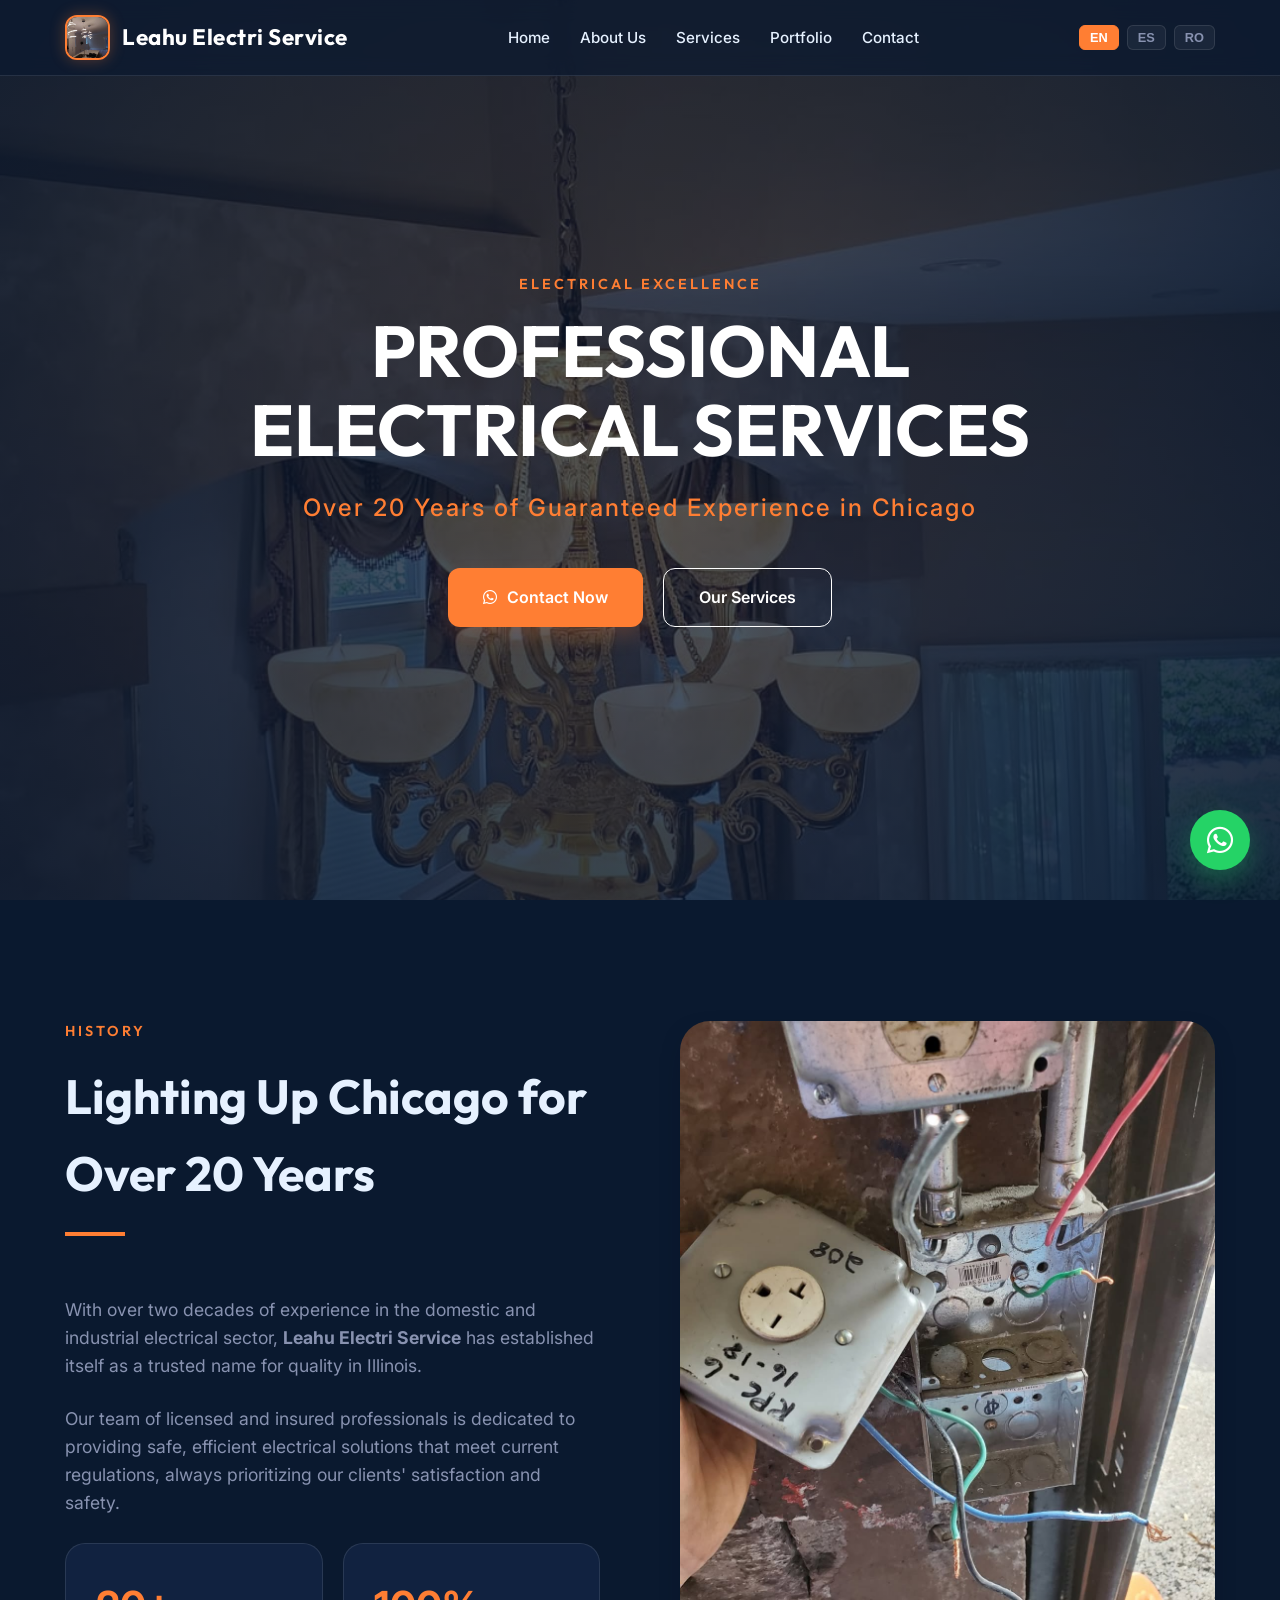
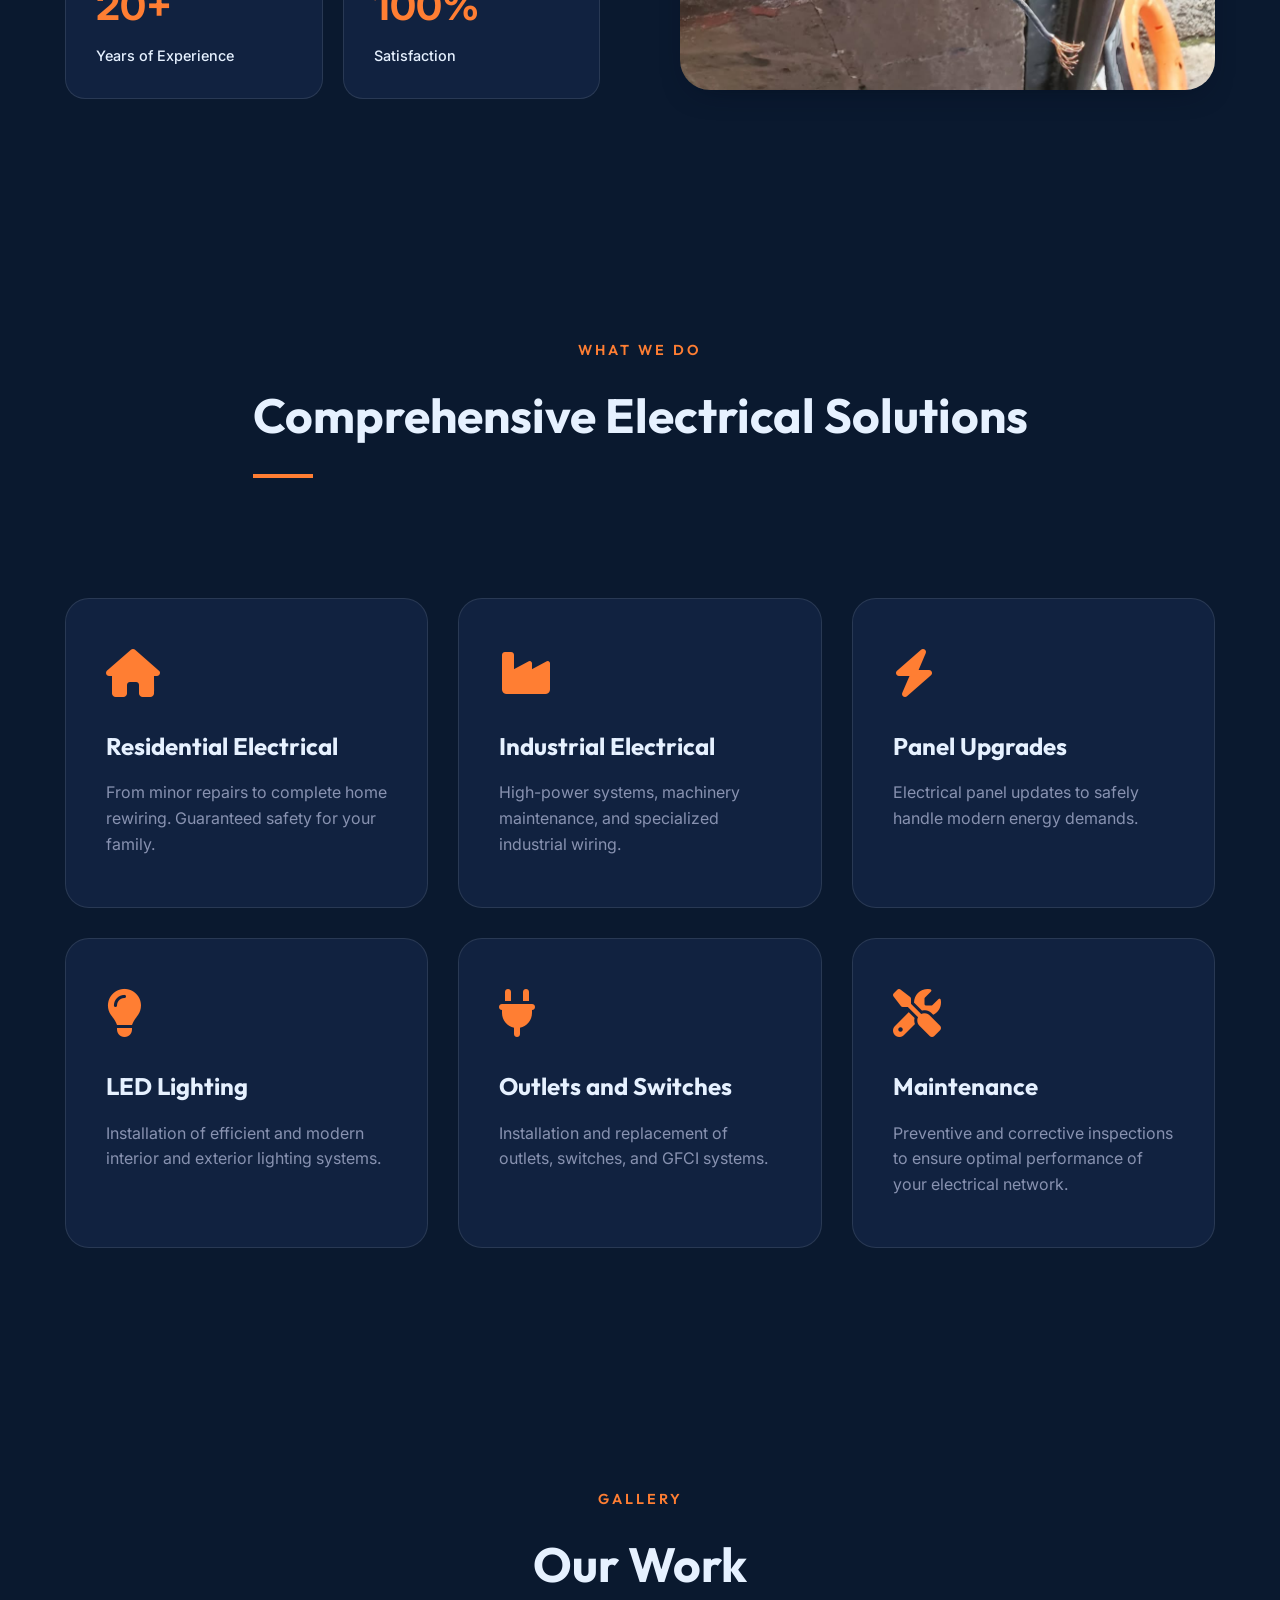
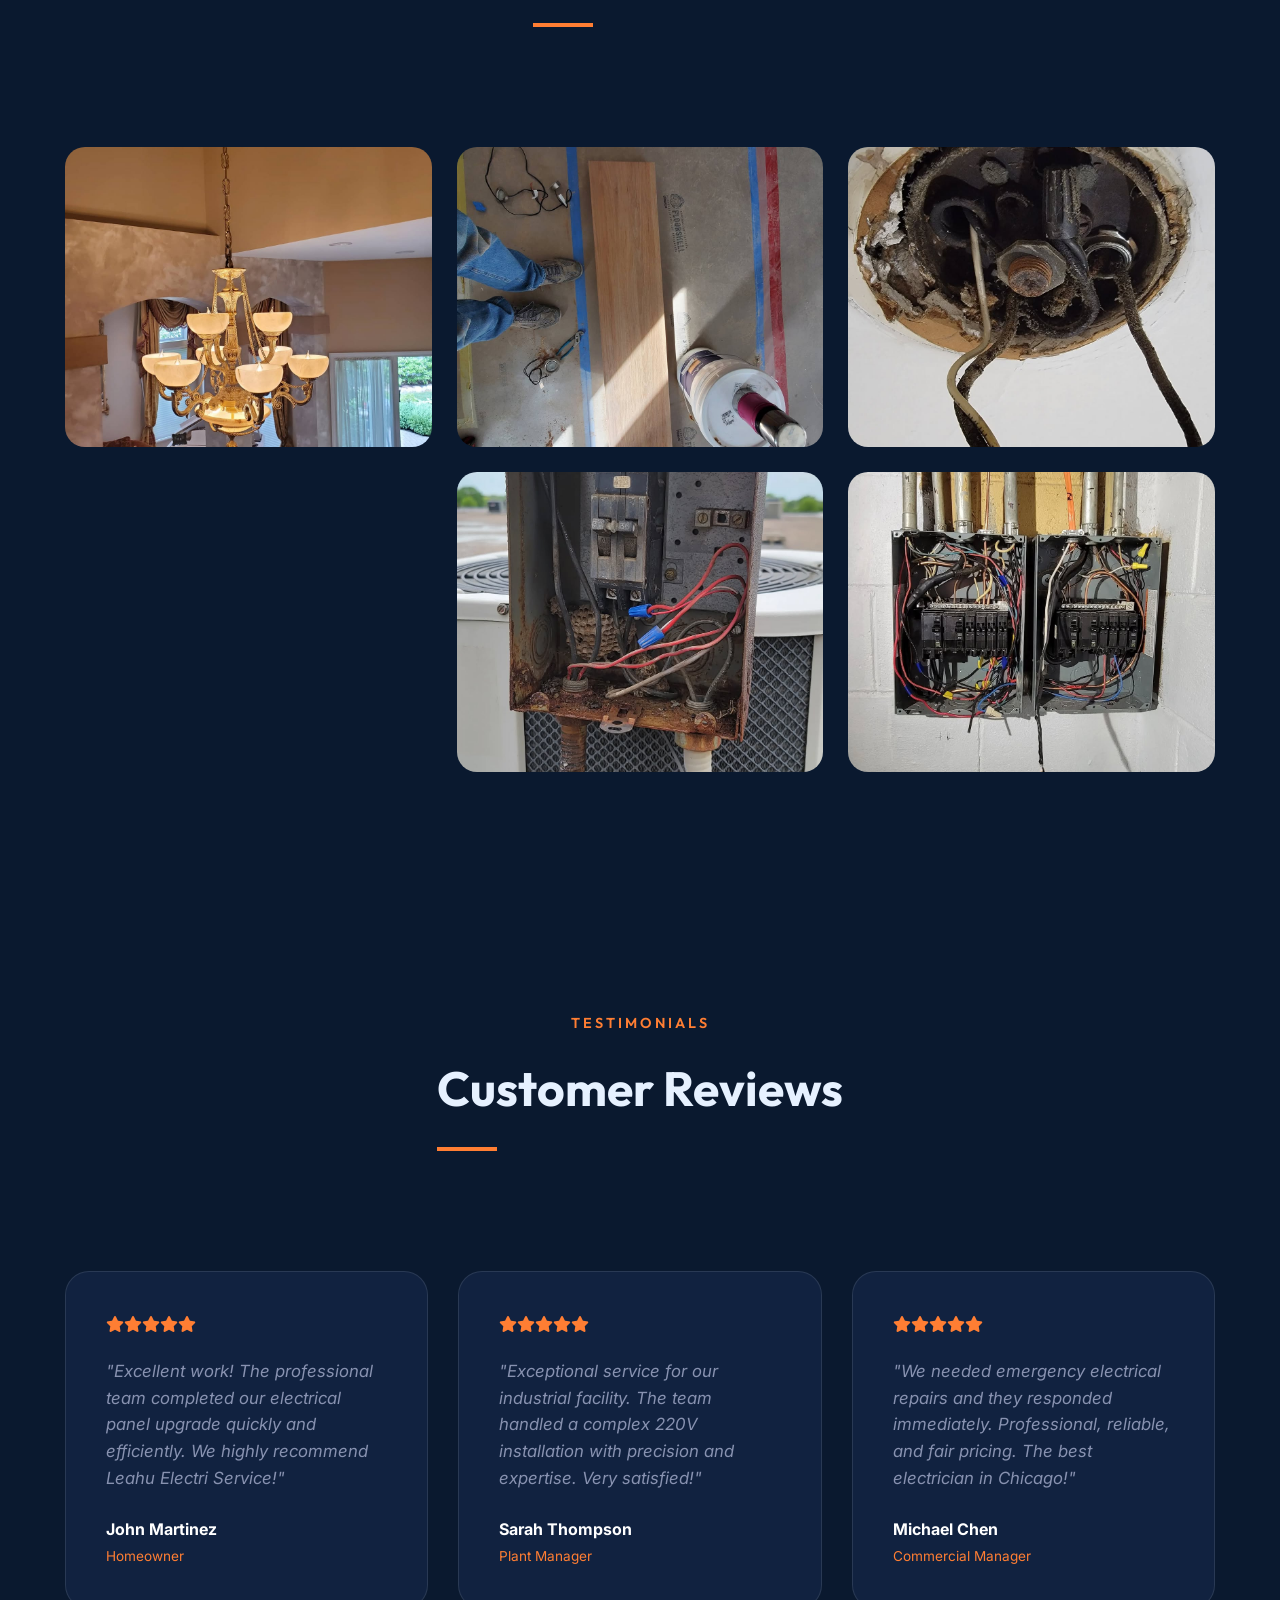
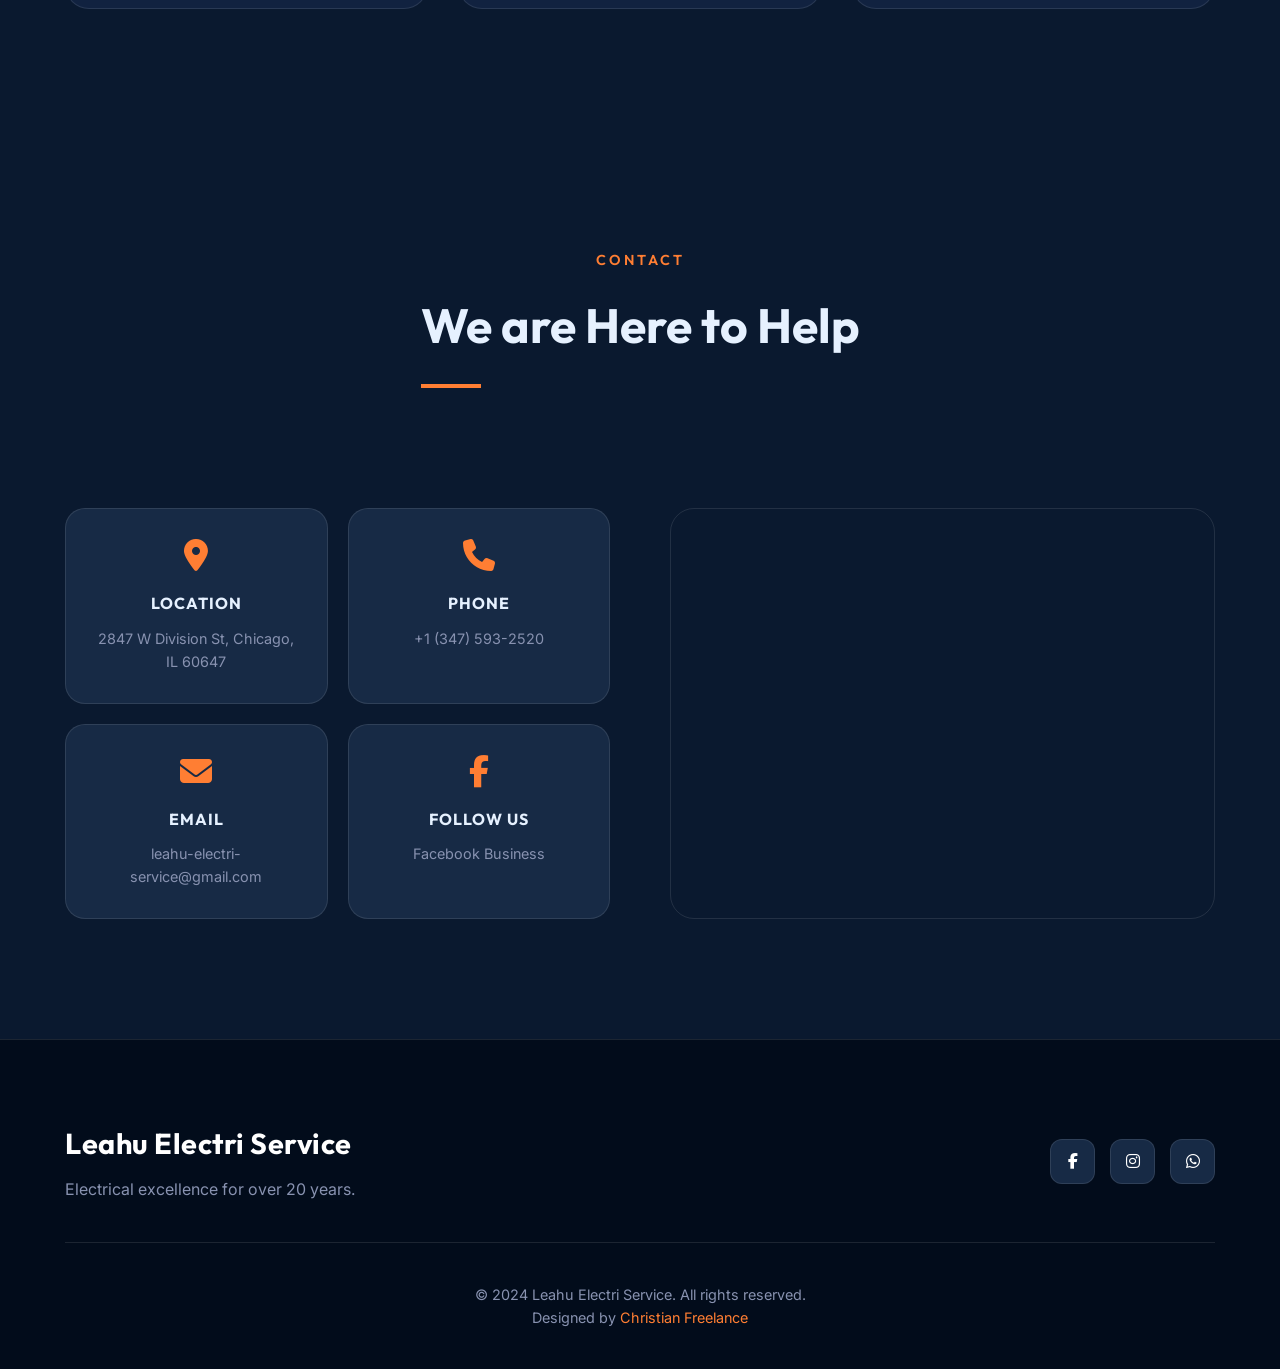
<file: index.html>
<!DOCTYPE html>
<html lang="en">
<head>
    <meta charset="UTF-8">
    <meta name="viewport" content="width=device-width, initial-scale=1.0">
    <meta name="description" content="Leahu Electri Service - Professional electrical services in Chicago. 20+ years of experience in residential and industrial electrical work. Licensed and insured.">
    <meta name="keywords" content="electrical services, electrician Chicago, electrical repair, electrical installation, residential electrical, industrial electrical">
    <meta name="author" content="Leahu Electri Service">
    
    <!-- Multi-language meta tags -->
    <link rel="alternate" hreflang="en" href="index.html" />
    <link rel="alternate" hreflang="es" href="index-es.html" />
    <link rel="alternate" hreflang="ro" href="index-ro.html" />
    <link rel="alternate" hreflang="x-default" href="index.html" />

    <meta property="og:title" content="Leahu Electri Service - Chicago Electrical Services">
    <meta property="og:description" content="Professional electrical services with 20+ years of experience in Chicago and Illinois.">
    <meta property="og:type" content="business.business">
    <meta property="og:image" content="images/electrician-chicago-service-1.jpg">
    
    <title>Leahu Electri Service - Professional Electrical Services Chicago</title>
    
    <link rel="stylesheet" href="style.css">
    <link rel="stylesheet" href="https://cdnjs.cloudflare.com/ajax/libs/font-awesome/6.4.0/css/all.min.css">
</head>
<body>
    <!-- Navigation Bar -->
    <nav class="navbar">
        <div class="container">
            <a href="#home" class="nav-logo">
                <img src="images/logo-leahu-electri.jpg" alt="Leahu Electri Service Logo" class="logo-img">
                <span class="company-name">Leahu Electri Service</span>
            </a>
            <ul class="nav-menu">
                <li><a href="#home" class="nav-link">Home</a></li>
                <li><a href="#about" class="nav-link">About Us</a></li>
                <li><a href="#services" class="nav-link">Services</a></li>
                <li><a href="#portfolio" class="nav-link">Portfolio</a></li>
                <li><a href="#contact" class="nav-link">Contact</a></li>
            </ul>
            <div class="language-switcher">
                <button class="lang-btn active" data-lang="en">EN</button>
                <button class="lang-btn" data-lang="es">ES</button>
                <button class="lang-btn" data-lang="ro">RO</button>
            </div>
        </div>
    </nav>

    <!-- Hero Section -->
    <section id="home" class="hero">
        <div class="carousel">
            <div class="carousel-container">
                <img src="images/electrician-chicago-service-1.jpg" alt="Electrical Service in Chicago" class="carousel-image active">
                <img src="images/electrical-panel-upgrade-chicago.jpg" alt="Electrical Panel Upgrades" class="carousel-image">
                <img src="images/professional-electrical-installations.jpg" alt="Professional Electrical Installations" class="carousel-image">
                <img src="images/industrial-electrician-chicago.jpg" alt="Industrial Electrician Chicago" class="carousel-image">
            </div>
        </div>
        <div class="hero-overlay"></div>
        <div class="hero-content">
            <span class="section-tag" data-reveal>Electrical Excellence</span>
            <h1 class="hero-title" data-reveal>Professional Electrical Services</h1>
            <p class="hero-subtitle" data-reveal>Over 20 Years of Guaranteed Experience in Chicago</p>
            <div class="hero-buttons" data-reveal>
                <a href="https://wa.me/13475932520" class="btn-primary"><i class="fab fa-whatsapp"></i> Contact Now</a>
                <a href="#services" class="btn-secondary">Our Services</a>
            </div>
        </div>
    </section>

    <!-- About Section -->
    <section id="about" class="about">
        <div class="container">
            <div class="about-grid">
                <div class="about-text" data-reveal>
                    <span class="section-tag">History</span>
                    <h2 class="section-title">Lighting Up Chicago for Over 20 Years</h2>
                    <p>With over two decades of experience in the domestic and industrial electrical sector, <strong>Leahu Electri Service</strong> has established itself as a trusted name for quality in Illinois.</p>
                    <p>Our team of licensed and insured professionals is dedicated to providing safe, efficient electrical solutions that meet current regulations, always prioritizing our clients' satisfaction and safety.</p>
                    <div class="about-stats">
                        <div class="stat-card">
                            <span class="stat-number">20+</span>
                            <span class="stat-label">Years of Experience</span>
                        </div>
                        <div class="stat-card">
                            <span class="stat-number">100%</span>
                            <span class="stat-label">Satisfaction</span>
                        </div>
                    </div>
                </div>
                <div class="about-image" data-reveal>
                    <img src="images/licensed-electrician-near-me.jpg" alt="Licensed Electrician in Chicago" style="width:100%; border-radius:30px; box-shadow: var(--shadow);">
                </div>
            </div>
        </div>
    </section>

    <!-- Services Section -->
    <section id="services" class="services">
        <div class="container">
            <div style="text-align: center; margin-bottom: 60px;" data-reveal>
                <span class="section-tag">What We Do</span>
                <h2 class="section-title" style="display:inline-block">Comprehensive Electrical Solutions</h2>
            </div>
            <div class="services-grid">
                <div class="service-card" data-reveal>
                    <i class="fas fa-home service-icon"></i>
                    <h3>Residential Electrical</h3>
                    <p>From minor repairs to complete home rewiring. Guaranteed safety for your family.</p>
                </div>
                <div class="service-card" data-reveal>
                    <i class="fas fa-industry service-icon"></i>
                    <h3>Industrial Electrical</h3>
                    <p>High-power systems, machinery maintenance, and specialized industrial wiring.</p>
                </div>
                <div class="service-card" data-reveal>
                    <i class="fas fa-bolt service-icon"></i>
                    <h3>Panel Upgrades</h3>
                    <p>Electrical panel updates to safely handle modern energy demands.</p>
                </div>
                <div class="service-card" data-reveal>
                    <i class="fas fa-lightbulb service-icon"></i>
                    <h3>LED Lighting</h3>
                    <p>Installation of efficient and modern interior and exterior lighting systems.</p>
                </div>
                <div class="service-card" data-reveal>
                    <i class="fas fa-plug service-icon"></i>
                    <h3>Outlets and Switches</h3>
                    <p>Installation and replacement of outlets, switches, and GFCI systems.</p>
                </div>
                <div class="service-card" data-reveal>
                    <i class="fas fa-tools service-icon"></i>
                    <h3>Maintenance</h3>
                    <p>Preventive and corrective inspections to ensure optimal performance of your electrical network.</p>
                </div>
            </div>
        </div>
    </section>

    <!-- Portfolio Section -->
    <section id="portfolio" class="portfolio">
        <div class="container">
            <div style="text-align: center; margin-bottom: 60px;" data-reveal>
                <span class="section-tag">Gallery</span>
                <h2 class="section-title" style="display:inline-block">Our Work</h2>
            </div>
            <div class="portfolio-grid">
                <div class="portfolio-item" data-reveal onclick="openModal('modal-1')">
                    <img src="images/electrician-chicago-service-1.jpg" alt="Electrical Project">
                    <div class="portfolio-overlay">
                        <h4>Residential Installation</h4>
                    </div>
                </div>
                <div class="portfolio-item" data-reveal onclick="openModal('modal-2')">
                    <img src="images/electrical-panel-upgrade-chicago.jpg" alt="Electrical Panel">
                    <div class="portfolio-overlay">
                        <h4>200A Panel Upgrade</h4>
                    </div>
                </div>
                <div class="portfolio-item" data-reveal onclick="openModal('modal-3')">
                    <img src="images/professional-electrical-installations.jpg" alt="Electrical Service">
                    <div class="portfolio-overlay">
                        <h4>Industrial Maintenance</h4>
                    </div>
                </div>
                <div class="portfolio-item" data-reveal onclick="openModal('modal-4')">
                    <video autoplay muted loop>
                        <source src="images/electrical-maintenance-work.mp4" type="video/mp4">
                    </video>
                    <div class="portfolio-overlay">
                        <h4>Field Work</h4>
                    </div>
                </div>
                <div class="portfolio-item" data-reveal onclick="openModal('modal-5')">
                    <img src="images/residential-electrical-repairs.jpg" alt="Electrical Repair">
                    <div class="portfolio-overlay">
                        <h4>Recessed Lighting</h4>
                    </div>
                </div>
                <div class="portfolio-item" data-reveal onclick="openModal('modal-6')">
                    <img src="images/commercial-electric-services.jpg" alt="Commercial Service">
                    <div class="portfolio-overlay">
                        <h4>Control System</h4>
                    </div>
                </div>
            </div>
        </div>
    </section>

    <!-- Reviews Section -->
    <section id="reviews" class="reviews">
        <div class="container">
            <div style="text-align: center; margin-bottom: 60px;" data-reveal>
                <span class="section-tag">Testimonials</span>
                <h2 class="section-title" style="display:inline-block">Customer Reviews</h2>
            </div>
            <div class="reviews-grid">
                <div class="review-card" data-reveal>
                    <div class="stars"><i class="fas fa-star"></i><i class="fas fa-star"></i><i class="fas fa-star"></i><i class="fas fa-star"></i><i class="fas fa-star"></i></div>
                    <p class="review-text">"Excellent work! The professional team completed our electrical panel upgrade quickly and efficiently. We highly recommend Leahu Electri Service!"</p>
                    <div class="review-author">
                        <div class="author-info">
                            <h5>John Martinez</h5>
                            <span>Homeowner</span>
                        </div>
                    </div>
                </div>
                <div class="review-card" data-reveal>
                    <div class="stars"><i class="fas fa-star"></i><i class="fas fa-star"></i><i class="fas fa-star"></i><i class="fas fa-star"></i><i class="fas fa-star"></i></div>
                    <p class="review-text">"Exceptional service for our industrial facility. The team handled a complex 220V installation with precision and expertise. Very satisfied!"</p>
                    <div class="review-author">
                        <div class="author-info">
                            <h5>Sarah Thompson</h5>
                            <span>Plant Manager</span>
                        </div>
                    </div>
                </div>
                <div class="review-card" data-reveal>
                    <div class="stars"><i class="fas fa-star"></i><i class="fas fa-star"></i><i class="fas fa-star"></i><i class="fas fa-star"></i><i class="fas fa-star"></i></div>
                    <p class="review-text">"We needed emergency electrical repairs and they responded immediately. Professional, reliable, and fair pricing. The best electrician in Chicago!"</p>
                    <div class="review-author">
                        <div class="author-info">
                            <h5>Michael Chen</h5>
                            <span>Commercial Manager</span>
                        </div>
                    </div>
                </div>
            </div>
        </div>
    </section>

    <!-- Contact Section -->
    <section id="contact" class="contact">
        <div class="container">
            <div style="text-align: center; margin-bottom: 60px;" data-reveal>
                <span class="section-tag">Contact</span>
                <h2 class="section-title" style="display:inline-block">We are Here to Help</h2>
            </div>
            <div class="contact-grid">
                <div class="contact-info-cards" data-reveal>
                    <div class="contact-card">
                        <i class="fas fa-map-marker-alt"></i>
                        <h3>Location</h3>
                        <p>2847 W Division St, Chicago, IL 60647</p>
                    </div>
                    <div class="contact-card">
                        <i class="fas fa-phone"></i>
                        <h3>Phone</h3>
                        <p><a href="tel:+13475932520">+1 (347) 593-2520</a></p>
                    </div>
                    <div class="contact-card">
                        <i class="fas fa-envelope"></i>
                        <h3>Email</h3>
                        <p><a href="mailto:leahu-electri-service@gmail.com">leahu-electri-service@gmail.com</a></p>
                    </div>
                    <div class="contact-card">
                        <i class="fab fa-facebook-f"></i>
                        <h3>FOLLOW US</h3>
                        <p><a href="https://www.facebook.com/profile.php?id=61577880975106" target="_blank">Facebook Business</a></p>
                    </div>
                </div>
                <div class="map-container" data-reveal>
                    <iframe src="https://www.google.com/maps/embed?pb=!1m18!1m12!1m3!1d2970.5748389873627!2d-87.68046922345047!3d41.902647471316774!2m3!1f0!2f0!3f0!3m2!1i1024!2i768!4f13.1!3m3!1m2!1s0x880fce68b29b3dbf%3A0x9f3f3f3f3f3f3f3f!2s2847%20W%20Division%20St%2C%20Chicago%2C%20IL%2060647!5e0!3m2!1sen!2sus!4v1234567890" width="100%" height="100%" style="border:0;" allowfullscreen="" loading="lazy"></iframe>
                </div>
            </div>
        </div>
    </section>

    <!-- Footer -->
    <footer class="footer">
        <div class="container">
            <div class="footer-content">
                <div class="footer-logo">
                    <span class="company-name">Leahu Electri Service</span>
                    <p style="color:var(--text-dim); margin-top:10px;">Electrical excellence for over 20 years.</p>
                </div>
                <div class="social-links">
                    <a href="https://www.facebook.com/profile.php?id=61577880975106" class="social-btn" target="_blank"><i class="fab fa-facebook-f"></i></a>
                    <a href="https://www.instagram.com/leahu_electric/" class="social-btn" target="_blank"><i class="fab fa-instagram"></i></a>
                    <a href="https://wa.me/13475932520" class="social-btn" target="_blank"><i class="fab fa-whatsapp"></i></a>
                </div>
            </div>
            <div class="footer-bottom">
                <p>&copy; 2024 Leahu Electri Service. All rights reserved.</p>
                <p>Designed by <a href="https://christian-freelance.us/" target="_blank">Christian Freelance</a></p>
            </div>
        </div>
    </footer>

    <!-- Floating Buttons -->
    <a href="https://wa.me/13475932520" class="whatsapp-float" target="_blank">
        <i class="fab fa-whatsapp"></i>
    </a>
    <button id="backToTop" class="back-to-top">
        <i class="fas fa-chevron-up"></i>
    </button>

    <!-- Modals -->
    <div id="modal-1" class="modal">
        <div class="modal-content">
            <span class="close-modal" onclick="closeModal('modal-1')">&times;</span>
            <img src="images/electrician-chicago-service-1.jpg" alt="Project">
        </div>
    </div>
    <div id="modal-2" class="modal">
        <div class="modal-content">
            <span class="close-modal" onclick="closeModal('modal-2')">&times;</span>
            <img src="images/electrical-panel-upgrade-chicago.jpg" alt="Project">
        </div>
    </div>
    <div id="modal-3" class="modal">
        <div class="modal-content">
            <span class="close-modal" onclick="closeModal('modal-3')">&times;</span>
            <img src="images/professional-electrical-installations.jpg" alt="Project">
        </div>
    </div>
    <div id="modal-4" class="modal">
        <div class="modal-content">
            <span class="close-modal" onclick="closeModal('modal-4')">&times;</span>
            <video controls>
                <source src="images/electrical-maintenance-work.mp4" type="video/mp4">
            </video>
        </div>
    </div>
    <div id="modal-5" class="modal">
        <div class="modal-content">
            <span class="close-modal" onclick="closeModal('modal-5')">&times;</span>
            <img src="images/residential-electrical-repairs.jpg" alt="Project">
        </div>
    </div>
    <div id="modal-6" class="modal">
        <div class="modal-content">
            <span class="close-modal" onclick="closeModal('modal-6')">&times;</span>
            <img src="images/commercial-electric-services.jpg" alt="Project">
        </div>
    </div>

    <!-- Scripts -->
    <script src="https://code.jquery.com/jquery-3.7.1.min.js"></script>
    <script src="script.js"></script>
</body>
</html>
</file>
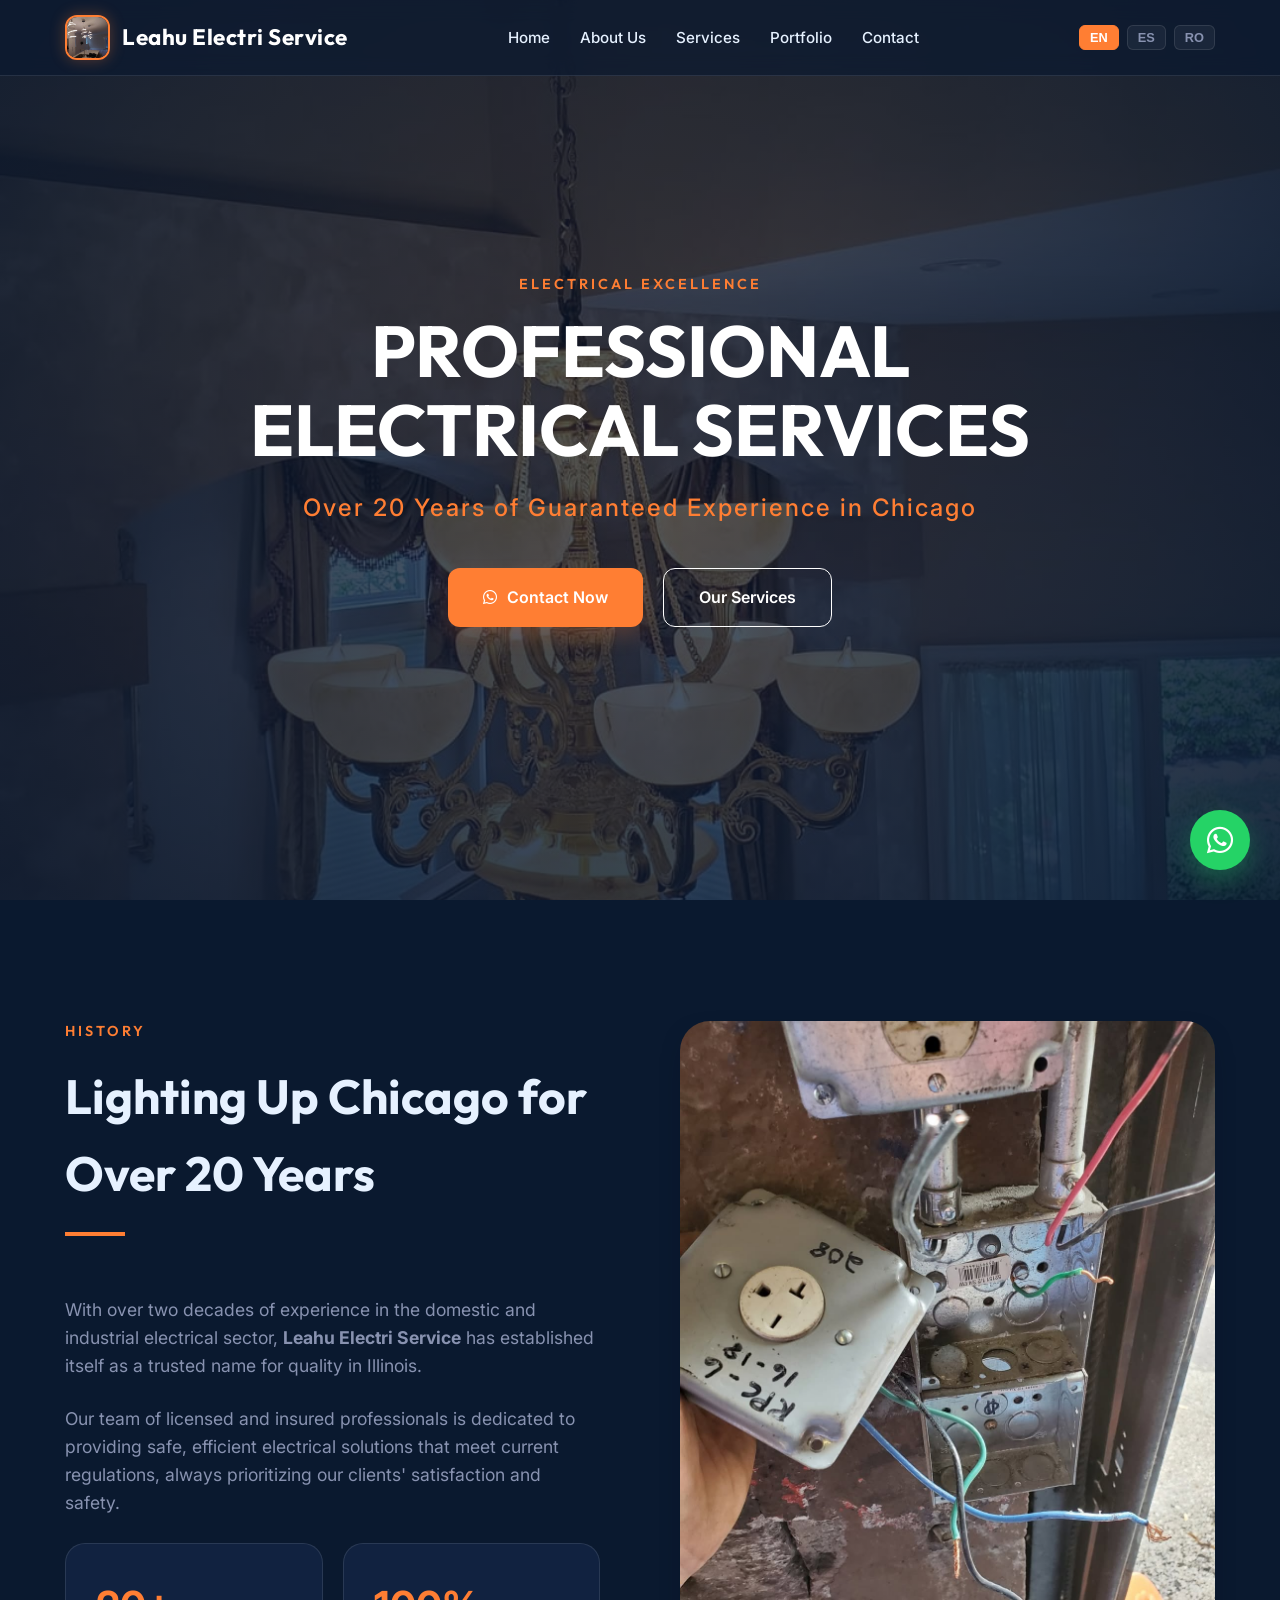
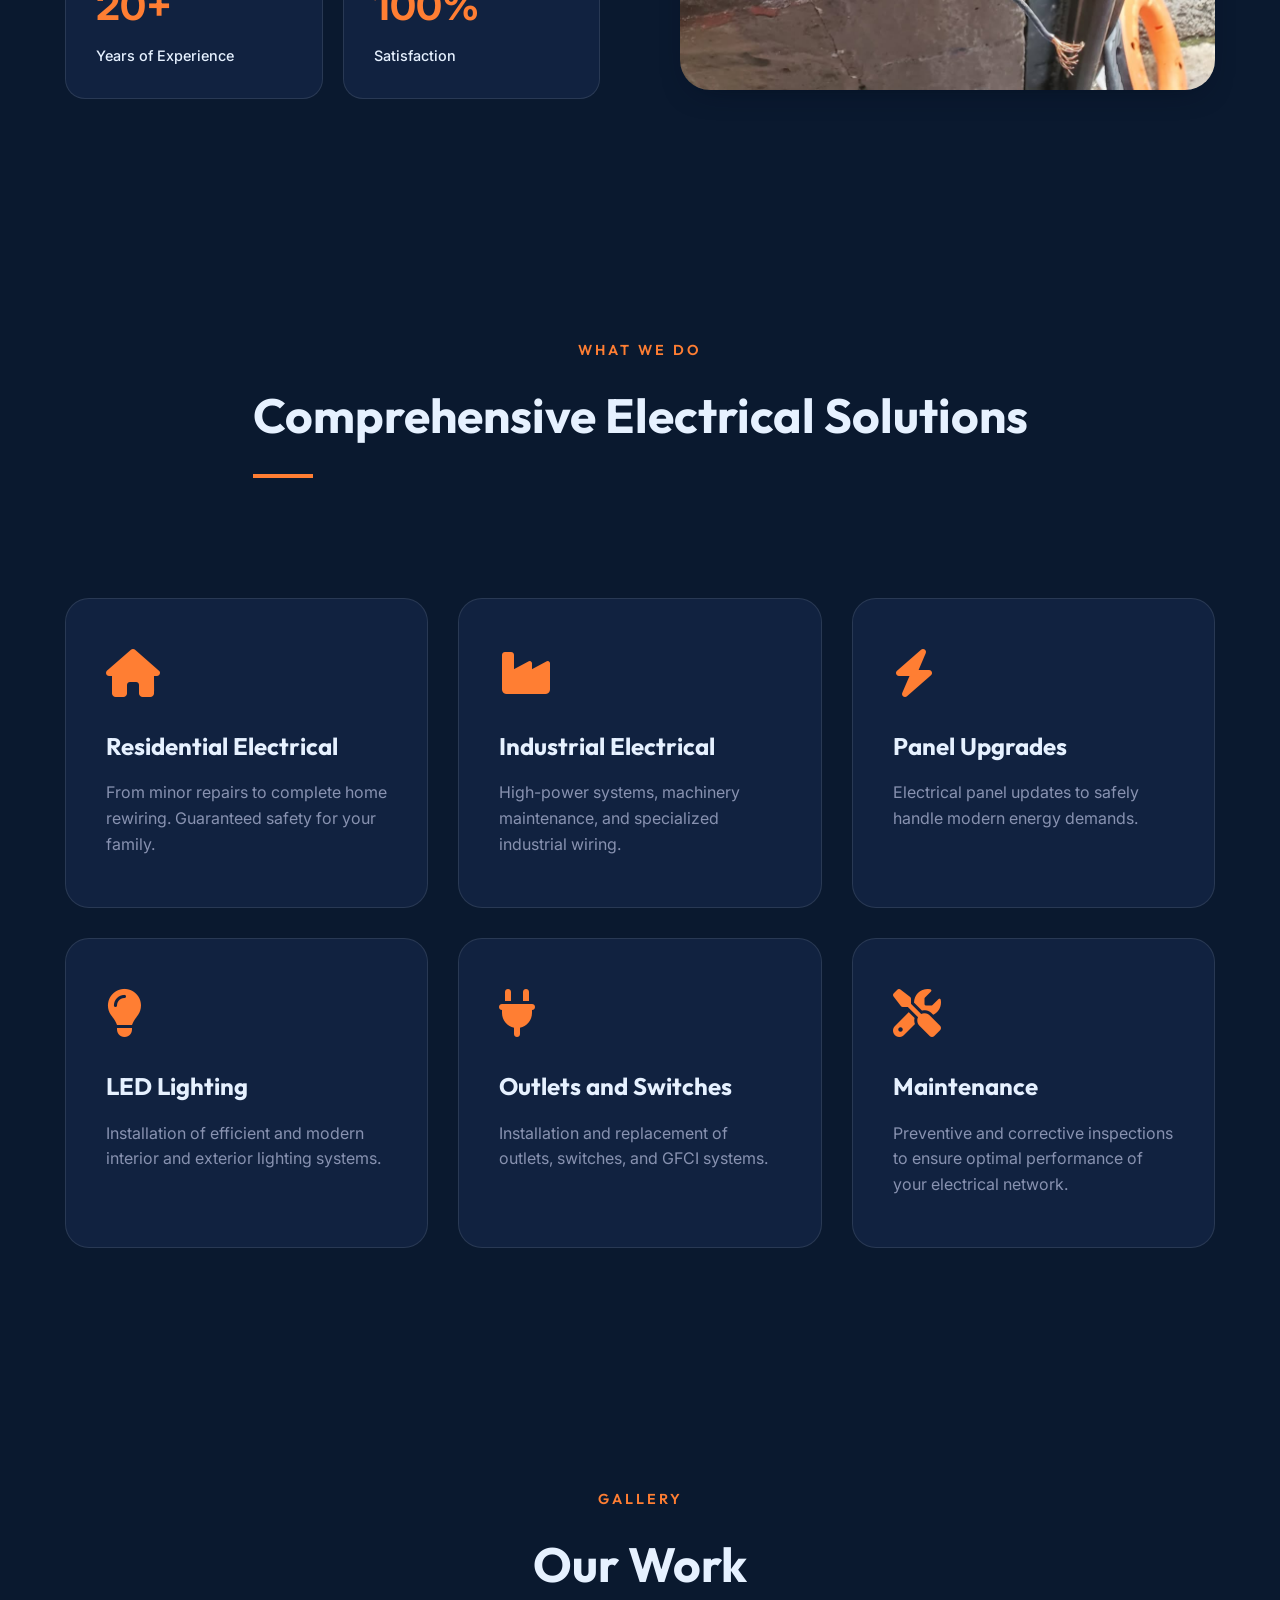
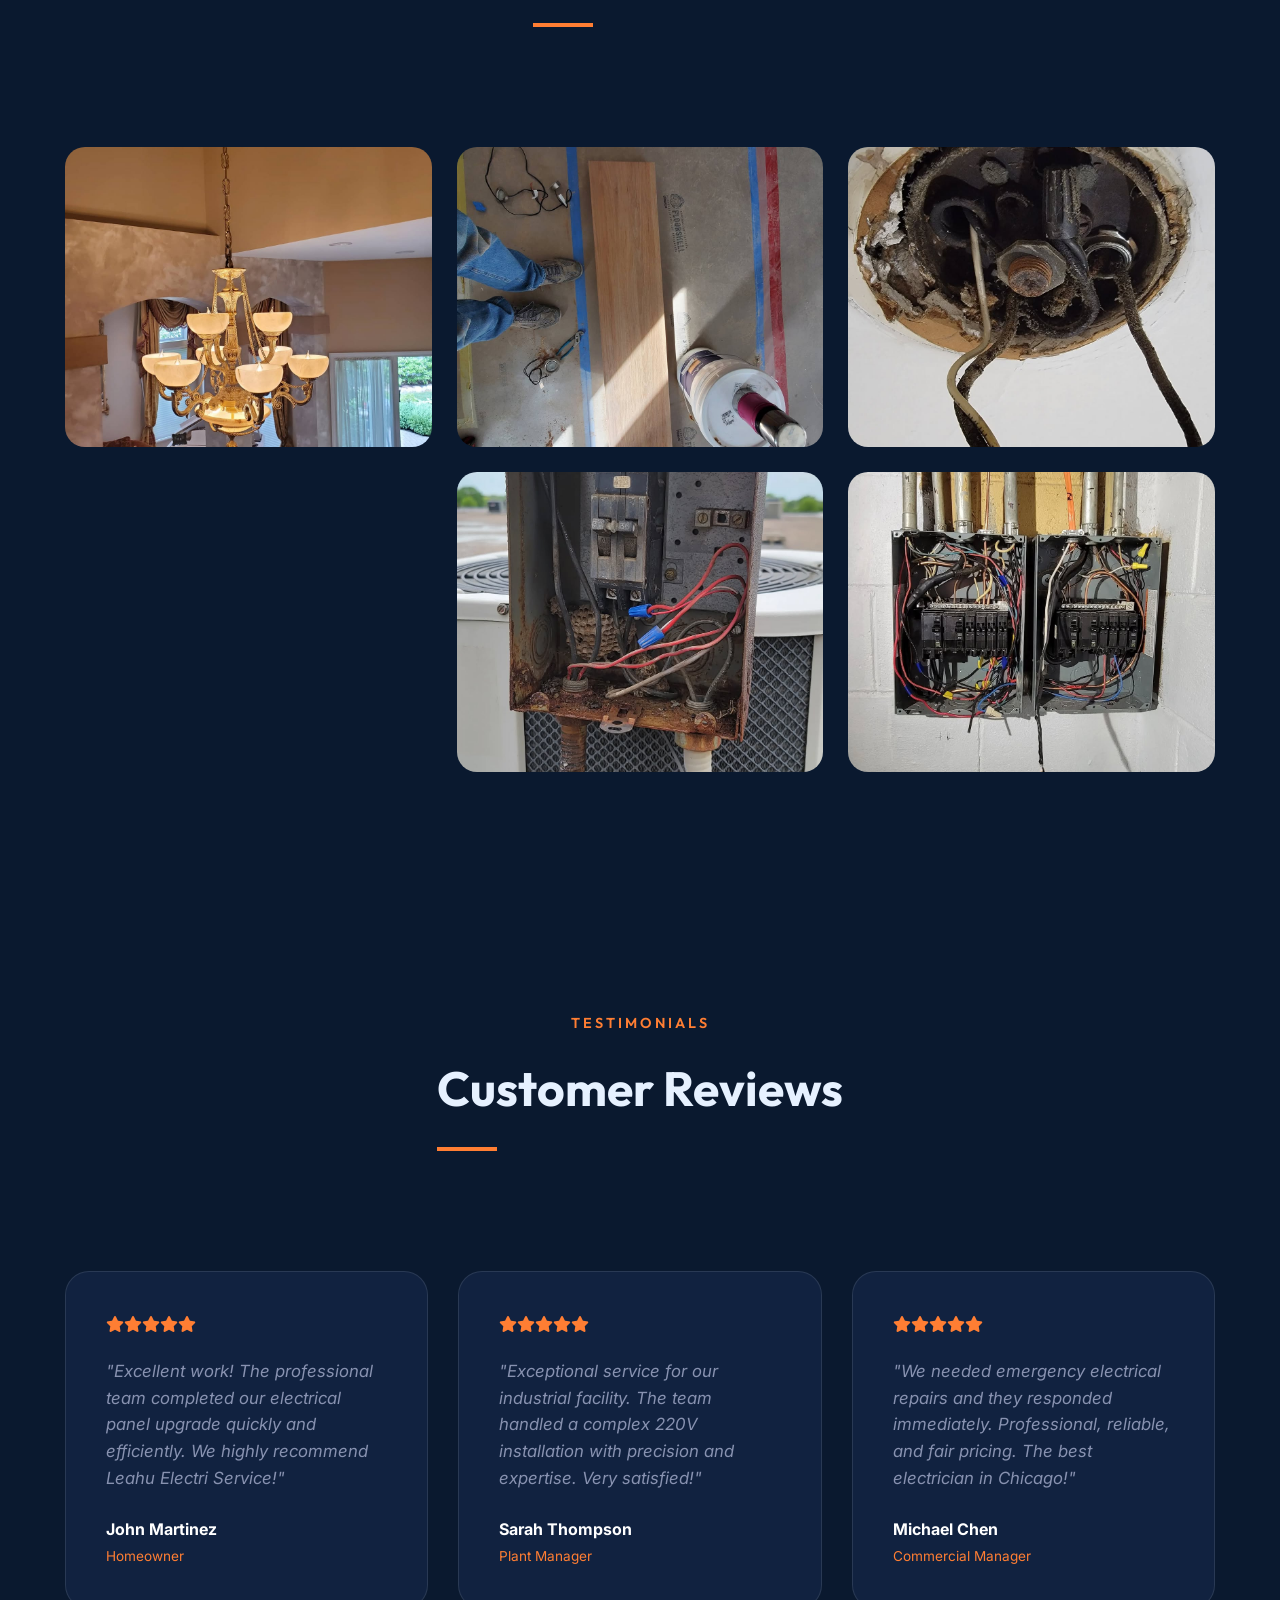
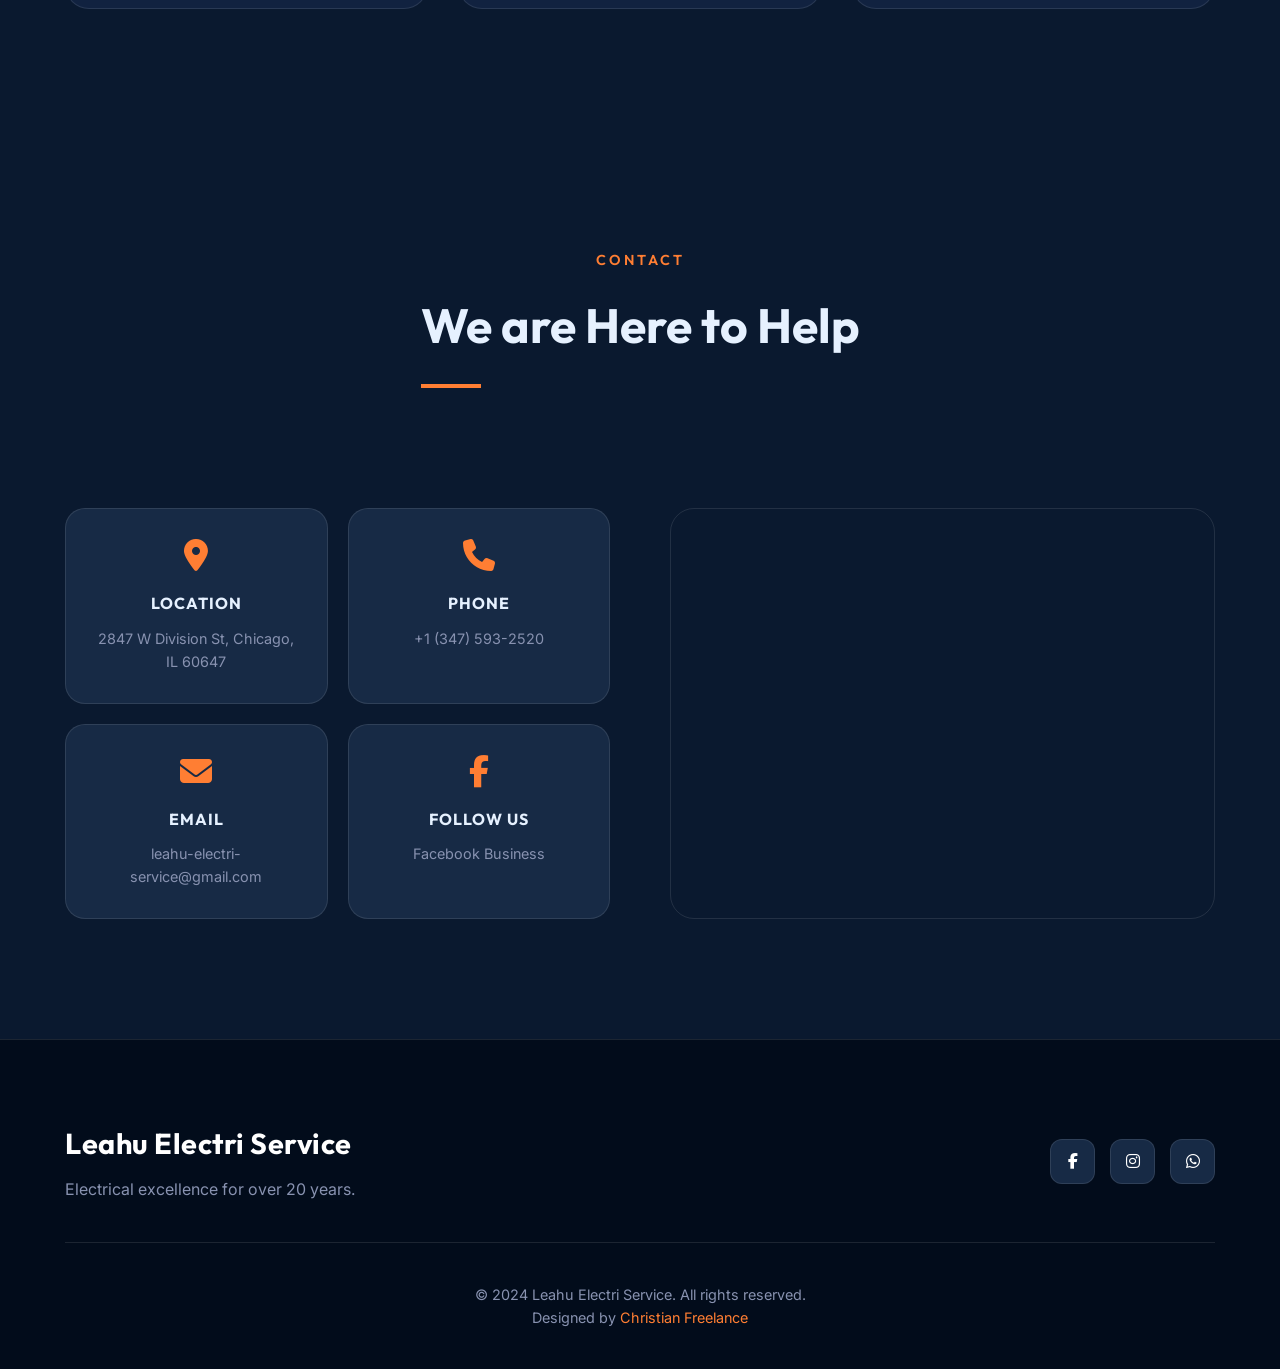
<file: index-en.html>
<!DOCTYPE html>
<html lang="en">
<head>
    <meta charset="UTF-8">
    <meta name="viewport" content="width=device-width, initial-scale=1.0">
    <meta name="description" content="Leahu Electri Service - Professional electrical services in Chicago. 20+ years of experience in residential and industrial electrical work. Licensed and insured.">
    <meta name="keywords" content="electrical services, electrician Chicago, electrical repair, electrical installation, residential electrical, industrial electrical">
    <meta name="author" content="Leahu Electri Service">
    
    <!-- Multi-language meta tags -->
    <link rel="alternate" hreflang="en" href="index-en.html" />
    <link rel="alternate" hreflang="es" href="index-es.html" />
    <link rel="alternate" hreflang="ro" href="index-ro.html" />
    <link rel="alternate" hreflang="x-default" href="index-en.html" />

    <meta property="og:title" content="Leahu Electri Service - Chicago Electrical Services">
    <meta property="og:description" content="Professional electrical services with 20+ years of experience in Chicago and Illinois.">
    <meta property="og:type" content="business.business">
    <meta property="og:image" content="images/electrician-chicago-service-1.jpg">
    
    <title>Leahu Electri Service - Professional Electrical Services Chicago</title>
    
    <link rel="stylesheet" href="style.css">
    <link rel="stylesheet" href="https://cdnjs.cloudflare.com/ajax/libs/font-awesome/6.4.0/css/all.min.css">
</head>
<body>
    <!-- Navigation Bar -->
    <nav class="navbar">
        <div class="container">
            <a href="#home" class="nav-logo">
                <img src="images/logo-leahu-electri.jpg" alt="Leahu Electri Service Logo" class="logo-img">
                <span class="company-name">Leahu Electri Service</span>
            </a>
            <ul class="nav-menu">
                <li><a href="#home" class="nav-link">Home</a></li>
                <li><a href="#about" class="nav-link">About Us</a></li>
                <li><a href="#services" class="nav-link">Services</a></li>
                <li><a href="#portfolio" class="nav-link">Portfolio</a></li>
                <li><a href="#contact" class="nav-link">Contact</a></li>
            </ul>
            <div class="language-switcher">
                <button class="lang-btn active" data-lang="en">EN</button>
                <button class="lang-btn" data-lang="es">ES</button>
                <button class="lang-btn" data-lang="ro">RO</button>
            </div>
        </div>
    </nav>

    <!-- Hero Section -->
    <section id="home" class="hero">
        <div class="carousel">
            <div class="carousel-container">
                <img src="images/electrician-chicago-service-1.jpg" alt="Electrical Service in Chicago" class="carousel-image active">
                <img src="images/electrical-panel-upgrade-chicago.jpg" alt="Electrical Panel Upgrades" class="carousel-image">
                <img src="images/professional-electrical-installations.jpg" alt="Professional Electrical Installations" class="carousel-image">
                <img src="images/industrial-electrician-chicago.jpg" alt="Industrial Electrician Chicago" class="carousel-image">
            </div>
        </div>
        <div class="hero-overlay"></div>
        <div class="hero-content">
            <span class="section-tag" data-reveal>Electrical Excellence</span>
            <h1 class="hero-title" data-reveal>Professional Electrical Services</h1>
            <p class="hero-subtitle" data-reveal>Over 20 Years of Guaranteed Experience in Chicago</p>
            <div class="hero-buttons" data-reveal>
                <a href="https://wa.me/13475932520" class="btn-primary"><i class="fab fa-whatsapp"></i> Contact Now</a>
                <a href="#services" class="btn-secondary">Our Services</a>
            </div>
        </div>
    </section>

    <!-- About Section -->
    <section id="about" class="about">
        <div class="container">
            <div class="about-grid">
                <div class="about-text" data-reveal>
                    <span class="section-tag">History</span>
                    <h2 class="section-title">Lighting Up Chicago for Over 20 Years</h2>
                    <p>With over two decades of experience in the domestic and industrial electrical sector, <strong>Leahu Electri Service</strong> has established itself as a trusted name for quality in Illinois.</p>
                    <p>Our team of licensed and insured professionals is dedicated to providing safe, efficient electrical solutions that meet current regulations, always prioritizing our clients' satisfaction and safety.</p>
                    <div class="about-stats">
                        <div class="stat-card">
                            <span class="stat-number">20+</span>
                            <span class="stat-label">Years of Experience</span>
                        </div>
                        <div class="stat-card">
                            <span class="stat-number">100%</span>
                            <span class="stat-label">Satisfaction</span>
                        </div>
                    </div>
                </div>
                <div class="about-image" data-reveal>
                    <img src="images/licensed-electrician-near-me.jpg" alt="Licensed Electrician in Chicago" style="width:100%; border-radius:30px; box-shadow: var(--shadow);">
                </div>
            </div>
        </div>
    </section>

    <!-- Services Section -->
    <section id="services" class="services">
        <div class="container">
            <div style="text-align: center; margin-bottom: 60px;" data-reveal>
                <span class="section-tag">What We Do</span>
                <h2 class="section-title" style="display:inline-block">Comprehensive Electrical Solutions</h2>
            </div>
            <div class="services-grid">
                <div class="service-card" data-reveal>
                    <i class="fas fa-home service-icon"></i>
                    <h3>Residential Electrical</h3>
                    <p>From minor repairs to complete home rewiring. Guaranteed safety for your family.</p>
                </div>
                <div class="service-card" data-reveal>
                    <i class="fas fa-industry service-icon"></i>
                    <h3>Industrial Electrical</h3>
                    <p>High-power systems, machinery maintenance, and specialized industrial wiring.</p>
                </div>
                <div class="service-card" data-reveal>
                    <i class="fas fa-bolt service-icon"></i>
                    <h3>Panel Upgrades</h3>
                    <p>Electrical panel updates to safely handle modern energy demands.</p>
                </div>
                <div class="service-card" data-reveal>
                    <i class="fas fa-lightbulb service-icon"></i>
                    <h3>LED Lighting</h3>
                    <p>Installation of efficient and modern interior and exterior lighting systems.</p>
                </div>
                <div class="service-card" data-reveal>
                    <i class="fas fa-plug service-icon"></i>
                    <h3>Outlets and Switches</h3>
                    <p>Installation and replacement of outlets, switches, and GFCI systems.</p>
                </div>
                <div class="service-card" data-reveal>
                    <i class="fas fa-tools service-icon"></i>
                    <h3>Maintenance</h3>
                    <p>Preventive and corrective inspections to ensure optimal performance of your electrical network.</p>
                </div>
            </div>
        </div>
    </section>

    <!-- Portfolio Section -->
    <section id="portfolio" class="portfolio">
        <div class="container">
            <div style="text-align: center; margin-bottom: 60px;" data-reveal>
                <span class="section-tag">Gallery</span>
                <h2 class="section-title" style="display:inline-block">Our Work</h2>
            </div>
            <div class="portfolio-grid">
                <div class="portfolio-item" data-reveal onclick="openModal('modal-1')">
                    <img src="images/electrician-chicago-service-1.jpg" alt="Electrical Project">
                    <div class="portfolio-overlay">
                        <h4>Residential Installation</h4>
                    </div>
                </div>
                <div class="portfolio-item" data-reveal onclick="openModal('modal-2')">
                    <img src="images/electrical-panel-upgrade-chicago.jpg" alt="Electrical Panel">
                    <div class="portfolio-overlay">
                        <h4>200A Panel Upgrade</h4>
                    </div>
                </div>
                <div class="portfolio-item" data-reveal onclick="openModal('modal-3')">
                    <img src="images/professional-electrical-installations.jpg" alt="Electrical Service">
                    <div class="portfolio-overlay">
                        <h4>Industrial Maintenance</h4>
                    </div>
                </div>
                <div class="portfolio-item" data-reveal onclick="openModal('modal-4')">
                    <video autoplay muted loop>
                        <source src="images/electrical-maintenance-work.mp4" type="video/mp4">
                    </video>
                    <div class="portfolio-overlay">
                        <h4>Field Work</h4>
                    </div>
                </div>
                <div class="portfolio-item" data-reveal onclick="openModal('modal-5')">
                    <img src="images/residential-electrical-repairs.jpg" alt="Electrical Repair">
                    <div class="portfolio-overlay">
                        <h4>Recessed Lighting</h4>
                    </div>
                </div>
                <div class="portfolio-item" data-reveal onclick="openModal('modal-6')">
                    <img src="images/commercial-electric-services.jpg" alt="Commercial Service">
                    <div class="portfolio-overlay">
                        <h4>Control System</h4>
                    </div>
                </div>
            </div>
        </div>
    </section>

    <!-- Reviews Section -->
    <section id="reviews" class="reviews">
        <div class="container">
            <div style="text-align: center; margin-bottom: 60px;" data-reveal>
                <span class="section-tag">Testimonials</span>
                <h2 class="section-title" style="display:inline-block">Customer Reviews</h2>
            </div>
            <div class="reviews-grid">
                <div class="review-card" data-reveal>
                    <div class="stars"><i class="fas fa-star"></i><i class="fas fa-star"></i><i class="fas fa-star"></i><i class="fas fa-star"></i><i class="fas fa-star"></i></div>
                    <p class="review-text">"Excellent work! The professional team completed our electrical panel upgrade quickly and efficiently. We highly recommend Leahu Electri Service!"</p>
                    <div class="review-author">
                        <div class="author-info">
                            <h5>John Martinez</h5>
                            <span>Homeowner</span>
                        </div>
                    </div>
                </div>
                <div class="review-card" data-reveal>
                    <div class="stars"><i class="fas fa-star"></i><i class="fas fa-star"></i><i class="fas fa-star"></i><i class="fas fa-star"></i><i class="fas fa-star"></i></div>
                    <p class="review-text">"Exceptional service for our industrial facility. The team handled a complex 220V installation with precision and expertise. Very satisfied!"</p>
                    <div class="review-author">
                        <div class="author-info">
                            <h5>Sarah Thompson</h5>
                            <span>Plant Manager</span>
                        </div>
                    </div>
                </div>
                <div class="review-card" data-reveal>
                    <div class="stars"><i class="fas fa-star"></i><i class="fas fa-star"></i><i class="fas fa-star"></i><i class="fas fa-star"></i><i class="fas fa-star"></i></div>
                    <p class="review-text">"We needed emergency electrical repairs and they responded immediately. Professional, reliable, and fair pricing. The best electrician in Chicago!"</p>
                    <div class="review-author">
                        <div class="author-info">
                            <h5>Michael Chen</h5>
                            <span>Commercial Manager</span>
                        </div>
                    </div>
                </div>
            </div>
        </div>
    </section>

    <!-- Contact Section -->
    <section id="contact" class="contact">
        <div class="container">
            <div style="text-align: center; margin-bottom: 60px;" data-reveal>
                <span class="section-tag">Contact</span>
                <h2 class="section-title" style="display:inline-block">We are Here to Help</h2>
            </div>
            <div class="contact-grid">
                <div class="contact-info-cards" data-reveal>
                    <div class="contact-card">
                        <i class="fas fa-map-marker-alt"></i>
                        <h3>Location</h3>
                        <p>2847 W Division St, Chicago, IL 60647</p>
                    </div>
                    <div class="contact-card">
                        <i class="fas fa-phone"></i>
                        <h3>Phone</h3>
                        <p><a href="tel:+13475932520">+1 (347) 593-2520</a></p>
                    </div>
                    <div class="contact-card">
                        <i class="fas fa-envelope"></i>
                        <h3>Email</h3>
                        <p><a href="mailto:leahu-electri-service@gmail.com">leahu-electri-service@gmail.com</a></p>
                    </div>
                    <div class="contact-card">
                        <i class="fab fa-facebook-f"></i>
                        <h3>FOLLOW US</h3>
                        <p><a href="https://www.facebook.com/profile.php?id=61577880975106" target="_blank">Facebook Business</a></p>
                    </div>
                </div>
                <div class="map-container" data-reveal>
                    <iframe src="https://www.google.com/maps/embed?pb=!1m18!1m12!1m3!1d2970.5748389873627!2d-87.68046922345047!3d41.902647471316774!2m3!1f0!2f0!3f0!3m2!1i1024!2i768!4f13.1!3m3!1m2!1s0x880fce68b29b3dbf%3A0x9f3f3f3f3f3f3f3f!2s2847%20W%20Division%20St%2C%20Chicago%2C%20IL%2060647!5e0!3m2!1sen!2sus!4v1234567890" width="100%" height="100%" style="border:0;" allowfullscreen="" loading="lazy"></iframe>
                </div>
            </div>
        </div>
    </section>

    <!-- Footer -->
    <footer class="footer">
        <div class="container">
            <div class="footer-content">
                <div class="footer-logo">
                    <span class="company-name">Leahu Electri Service</span>
                    <p style="color:var(--text-dim); margin-top:10px;">Electrical excellence for over 20 years.</p>
                </div>
                <div class="social-links">
                    <a href="https://www.facebook.com/profile.php?id=61577880975106" class="social-btn" target="_blank"><i class="fab fa-facebook-f"></i></a>
                    <a href="#" class="social-btn" target="_blank"><i class="fab fa-instagram"></i></a>
                    <a href="https://wa.me/13475932520" class="social-btn" target="_blank"><i class="fab fa-whatsapp"></i></a>
                </div>
            </div>
            <div class="footer-bottom">
                <p>&copy; 2024 Leahu Electri Service. All rights reserved.</p>
                <p>Designed by <a href="https://christian-freelance.us/" target="_blank">Christian Freelance</a></p>
            </div>
        </div>
    </footer>

    <!-- Floating Buttons -->
    <a href="https://wa.me/13475932520" class="whatsapp-float" target="_blank">
        <i class="fab fa-whatsapp"></i>
    </a>
    <button id="backToTop" class="back-to-top">
        <i class="fas fa-chevron-up"></i>
    </button>

    <!-- Modals -->
    <div id="modal-1" class="modal">
        <div class="modal-content">
            <span class="close-modal" onclick="closeModal('modal-1')">&times;</span>
            <img src="images/electrician-chicago-service-1.jpg" alt="Project">
        </div>
    </div>
    <div id="modal-2" class="modal">
        <div class="modal-content">
            <span class="close-modal" onclick="closeModal('modal-2')">&times;</span>
            <img src="images/electrical-panel-upgrade-chicago.jpg" alt="Project">
        </div>
    </div>
    <div id="modal-3" class="modal">
        <div class="modal-content">
            <span class="close-modal" onclick="closeModal('modal-3')">&times;</span>
            <img src="images/professional-electrical-installations.jpg" alt="Project">
        </div>
    </div>
    <div id="modal-4" class="modal">
        <div class="modal-content">
            <span class="close-modal" onclick="closeModal('modal-4')">&times;</span>
            <video controls>
                <source src="images/electrical-maintenance-work.mp4" type="video/mp4">
            </video>
        </div>
    </div>
    <div id="modal-5" class="modal">
        <div class="modal-content">
            <span class="close-modal" onclick="closeModal('modal-5')">&times;</span>
            <img src="images/residential-electrical-repairs.jpg" alt="Project">
        </div>
    </div>
    <div id="modal-6" class="modal">
        <div class="modal-content">
            <span class="close-modal" onclick="closeModal('modal-6')">&times;</span>
            <img src="images/commercial-electric-services.jpg" alt="Project">
        </div>
    </div>

    <!-- Scripts -->
    <script src="https://code.jquery.com/jquery-3.7.1.min.js"></script>
    <script src="script.js"></script>
</body>
</html>
</file>
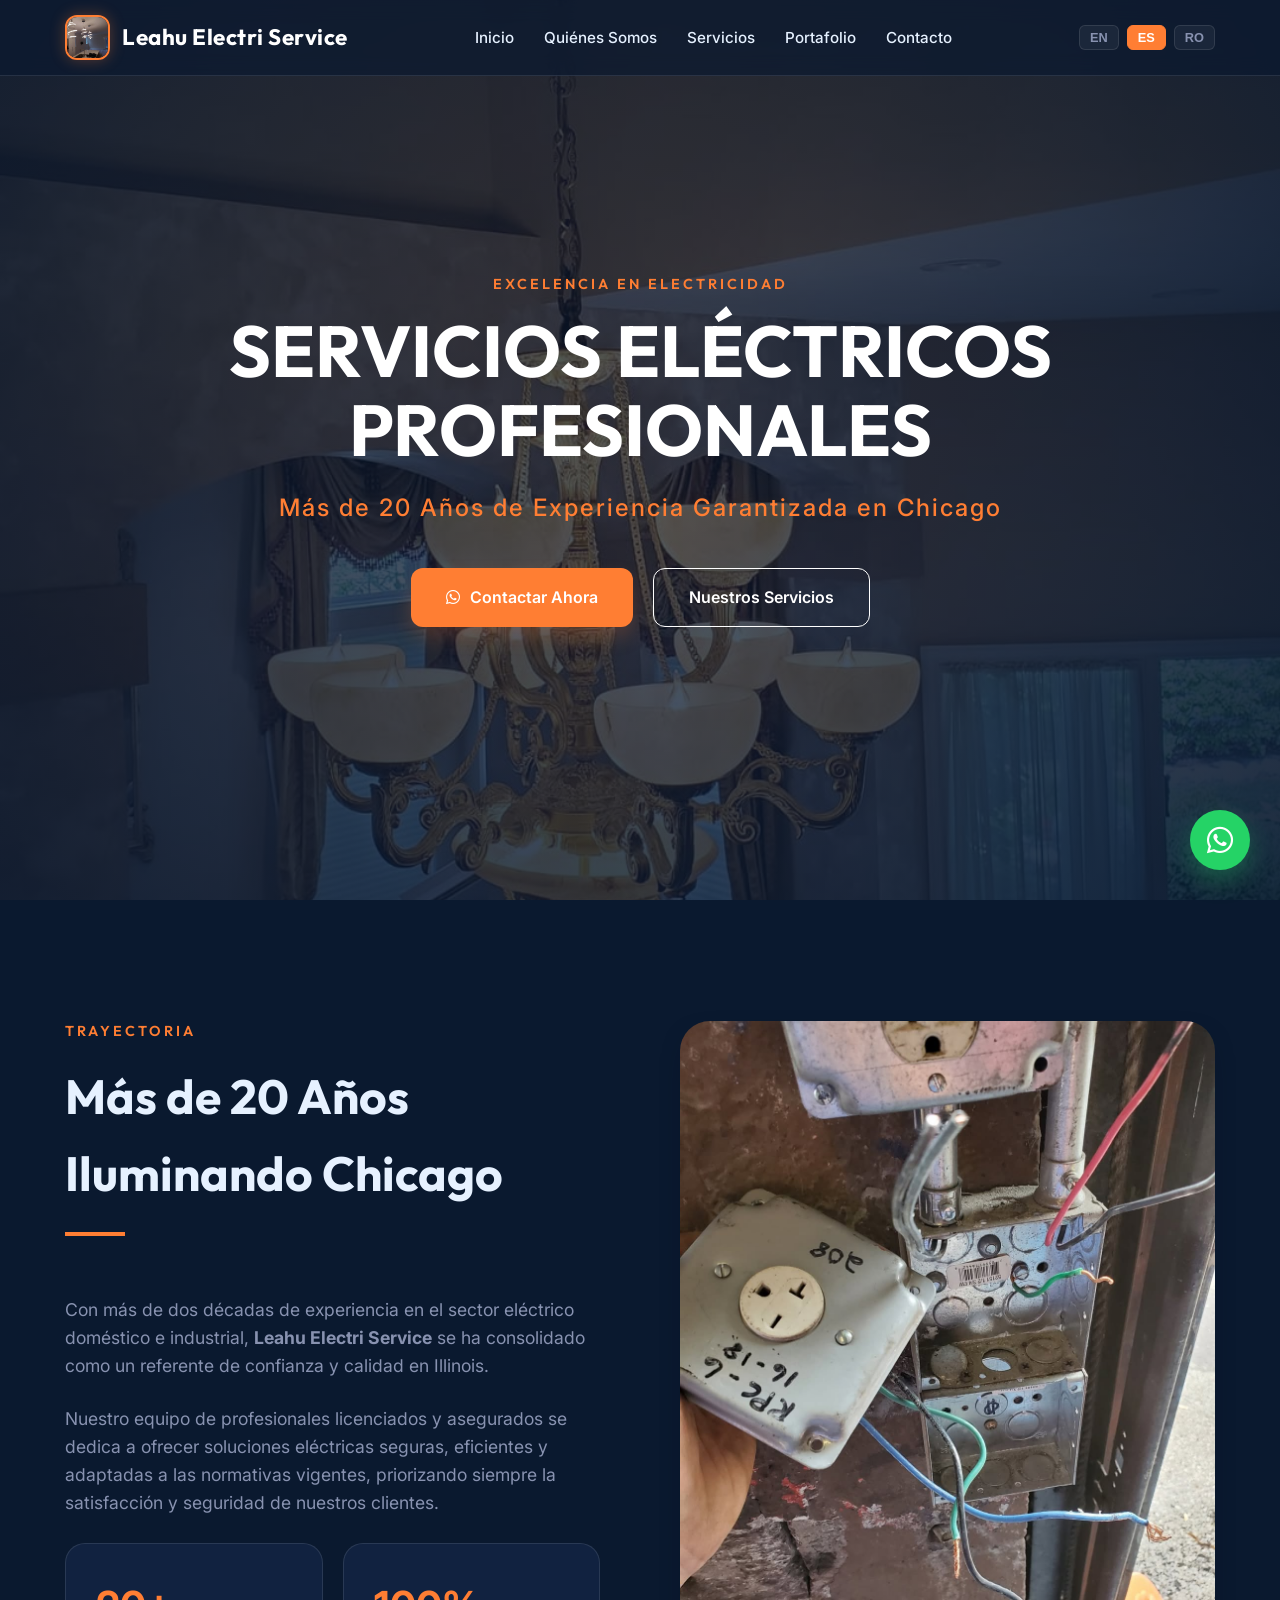
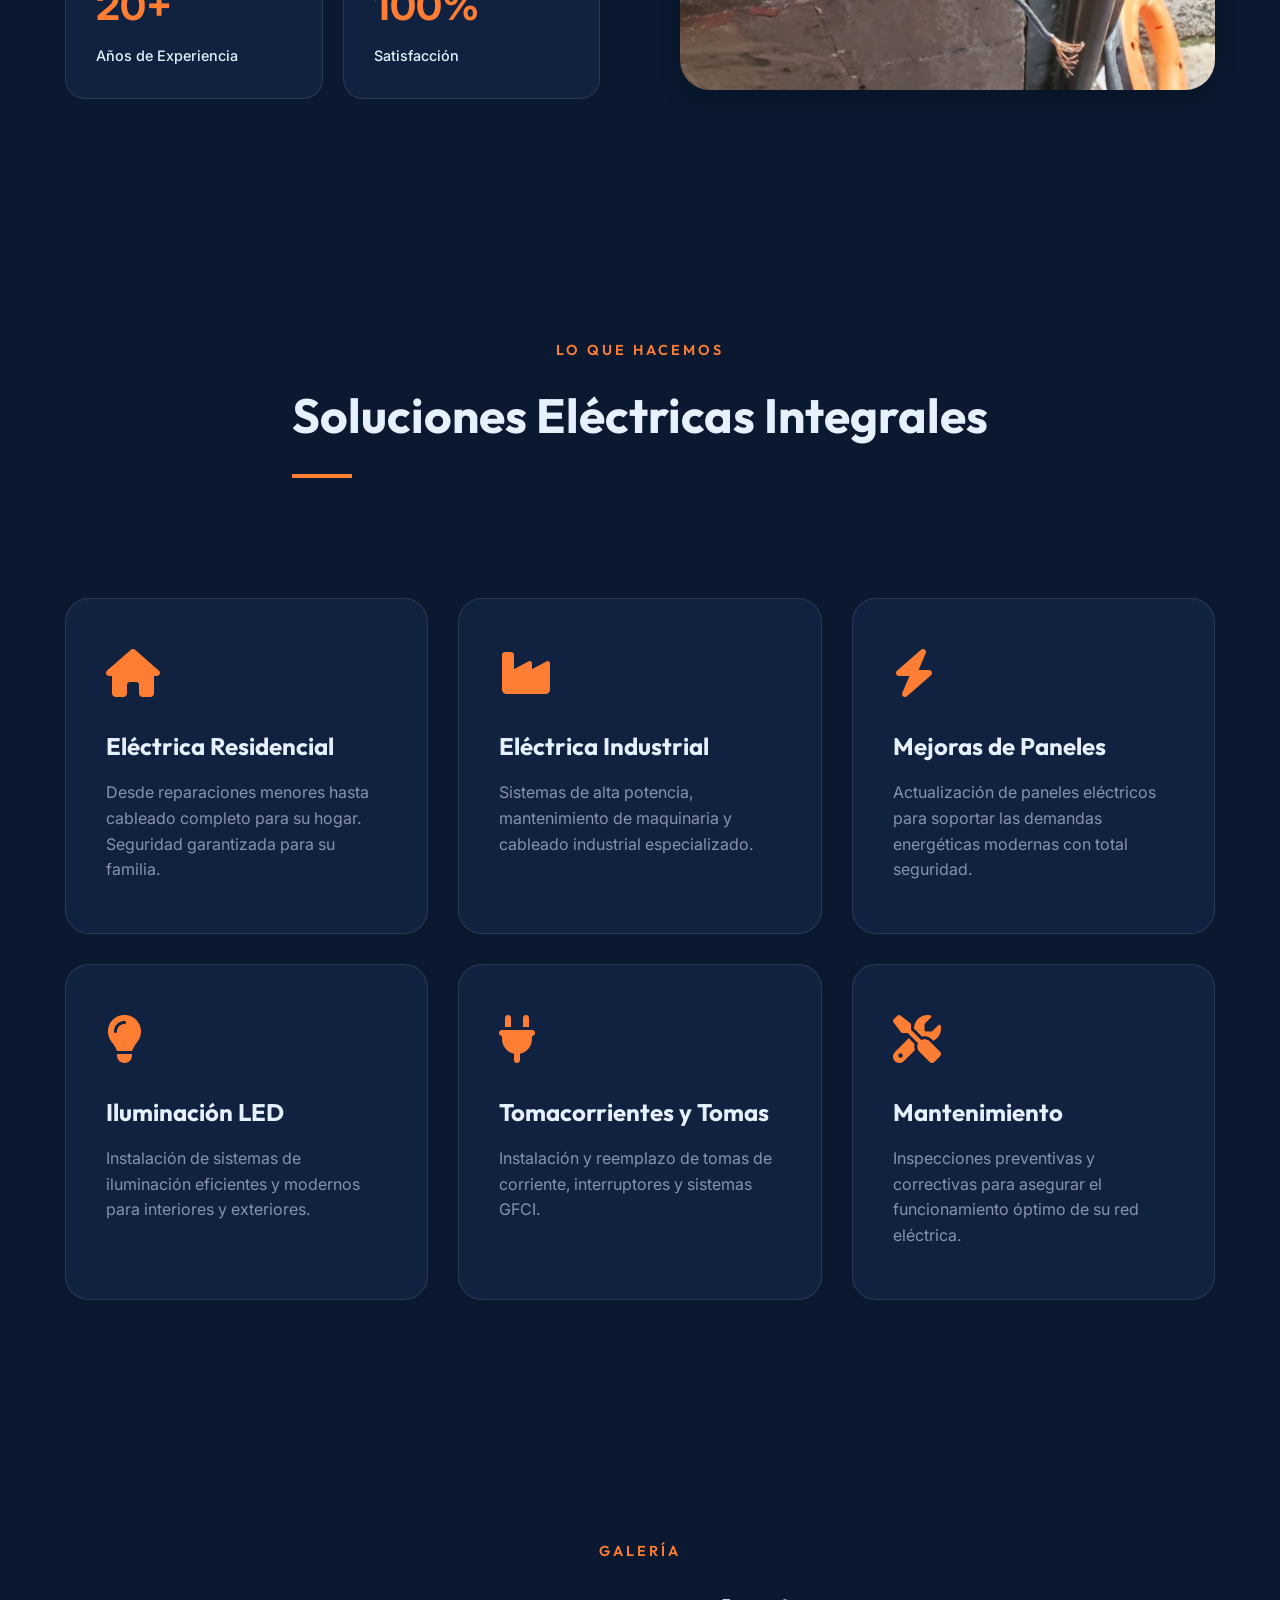
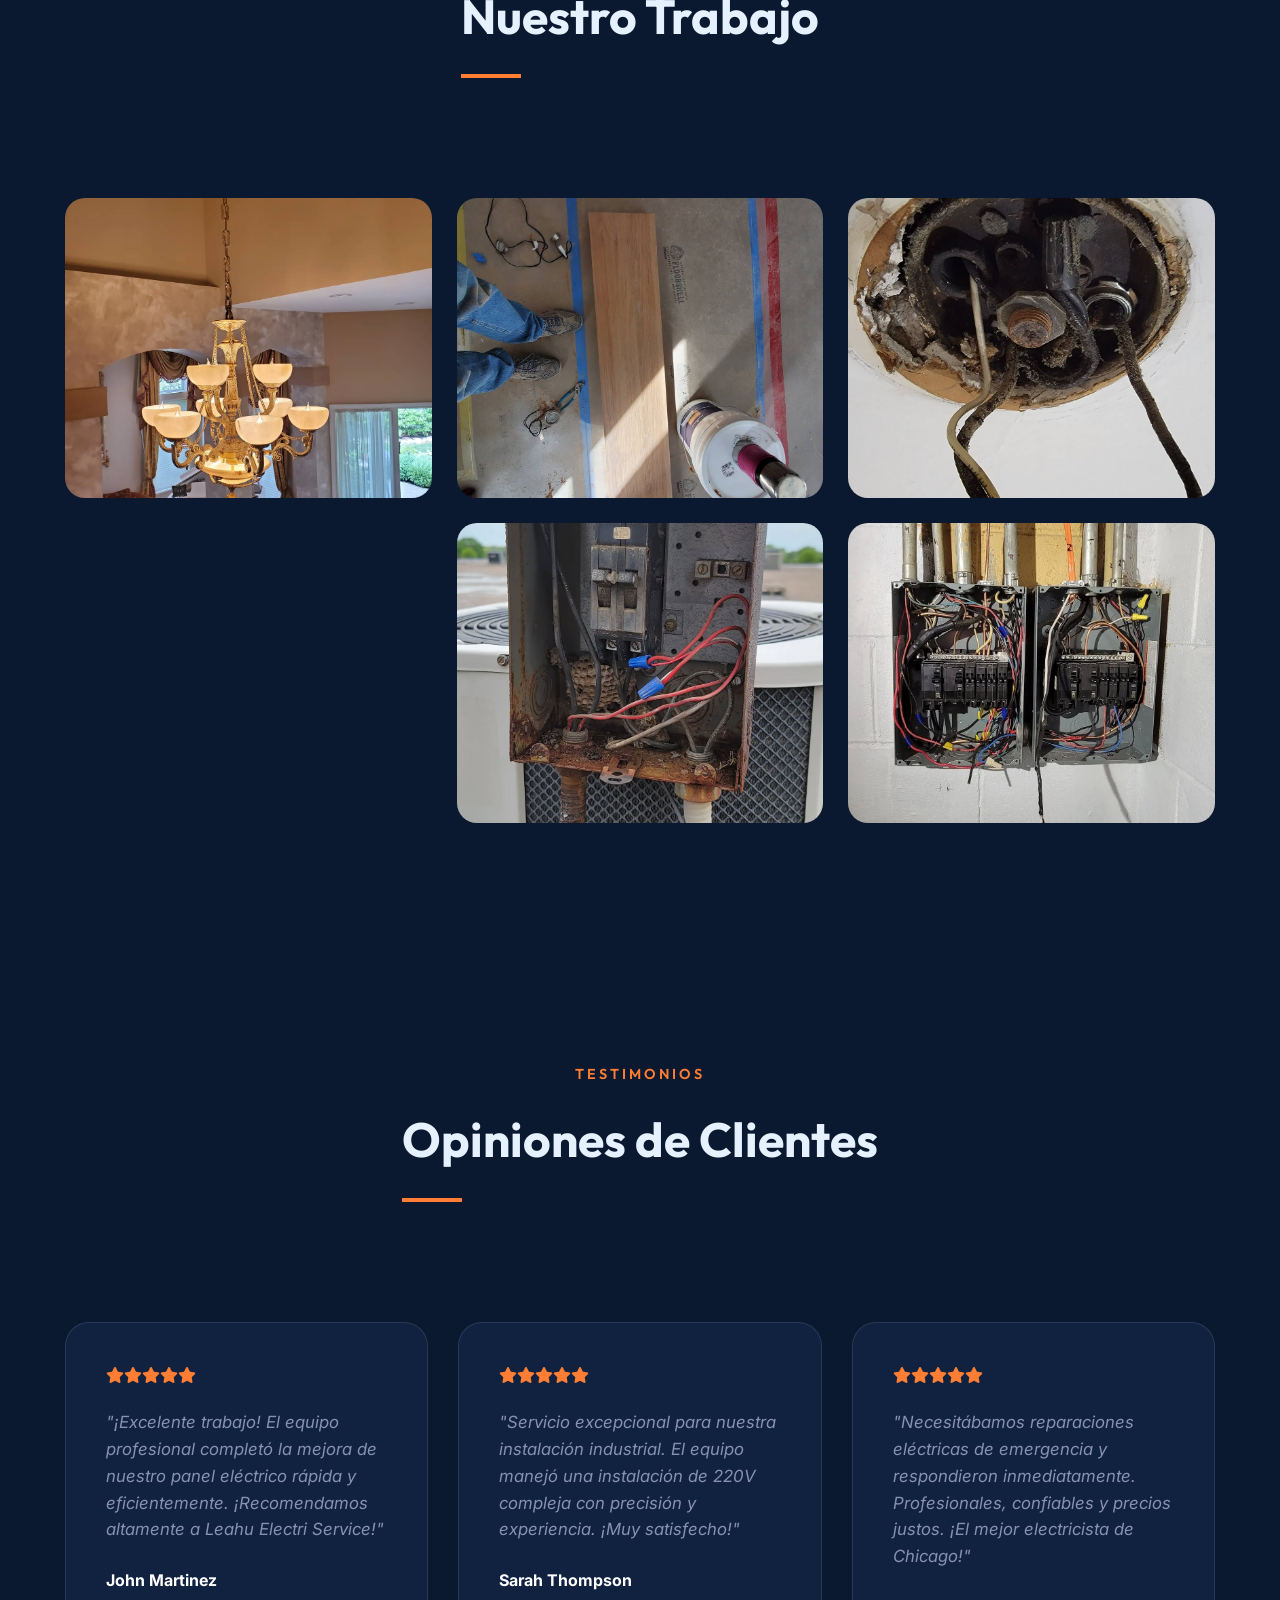
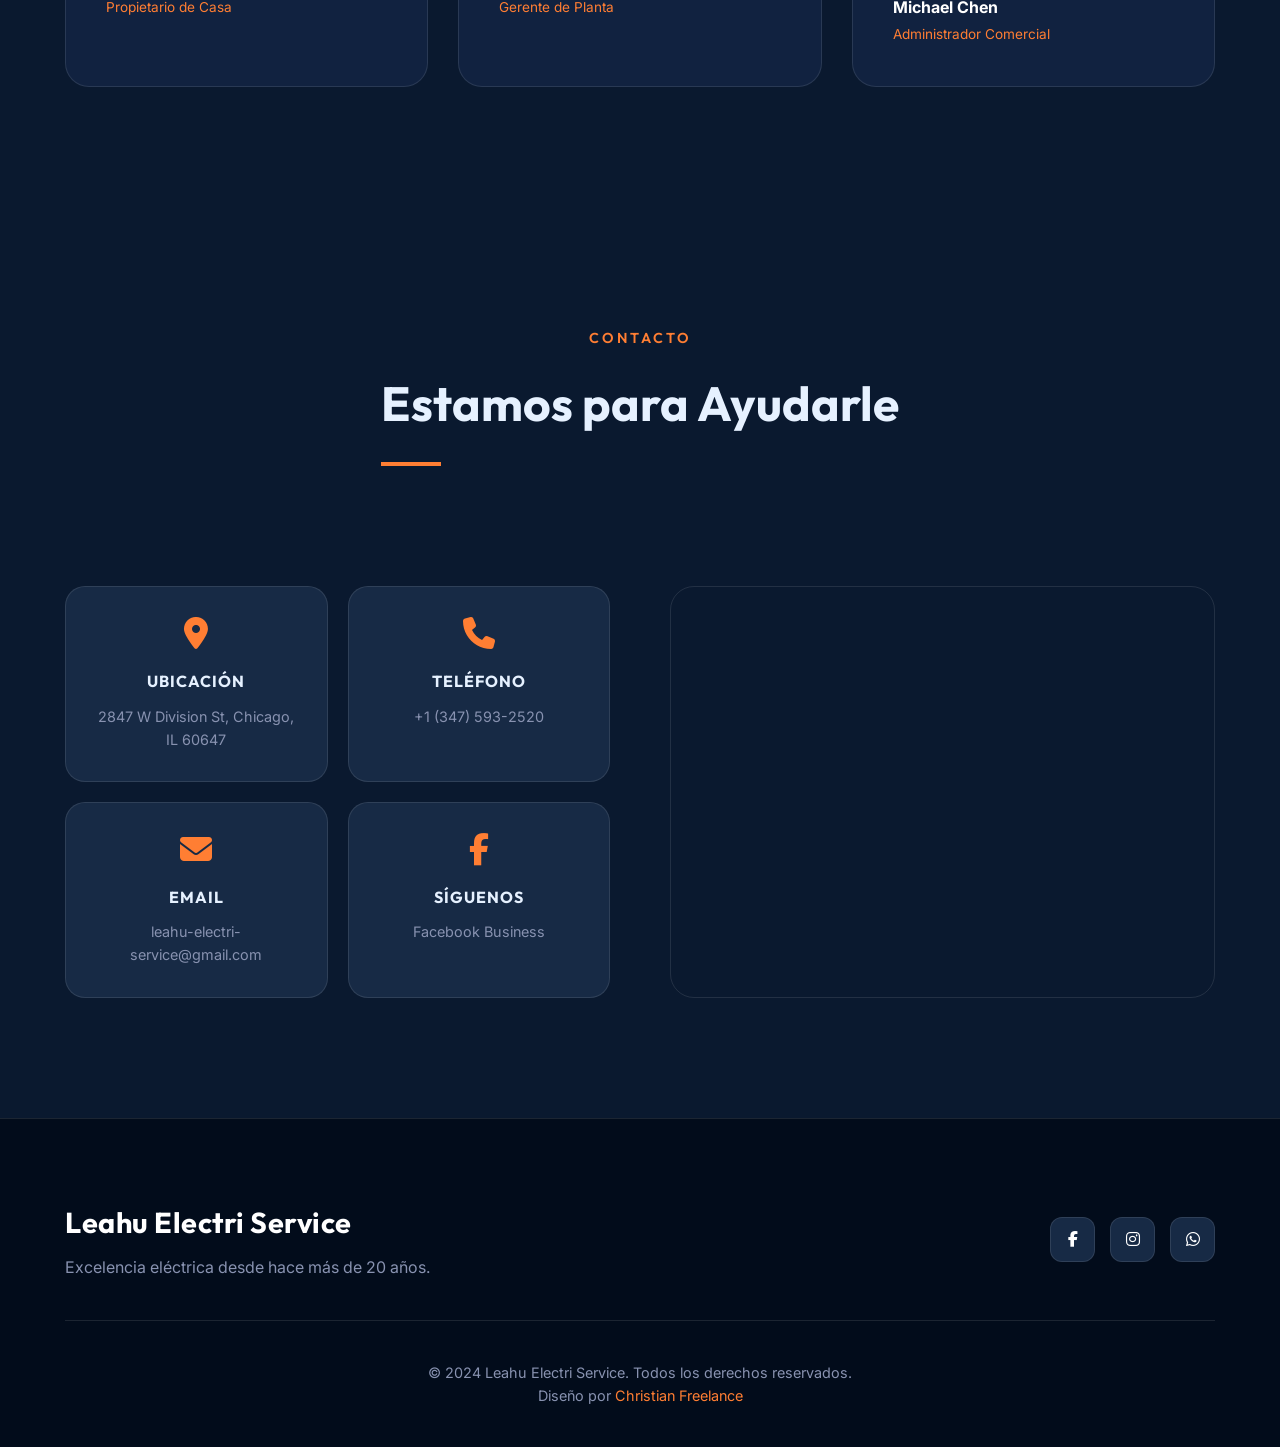
<file: index-es.html>
<!DOCTYPE html>
<html lang="es">
<head>
    <meta charset="UTF-8">
    <meta name="viewport" content="width=device-width, initial-scale=1.0">
    <meta name="description" content="Leahu Electri Service - Servicios eléctricos profesionales en Chicago. Más de 20 años de experiencia en instalaciones eléctricas residenciales e industriales. Licenciado y asegurado.">
    <meta name="keywords" content="servicios eléctricos, electricista Chicago, reparación eléctrica, instalación eléctrica, eléctrica residencial, eléctrica industrial">
    <meta name="author" content="Leahu Electri Service">
    
    <!-- Meta etiquetas multi-idioma -->
    <link rel="alternate" hreflang="en" href="index.html" />
    <link rel="alternate" hreflang="es" href="index-es.html" />
    <link rel="alternate" hreflang="ro" href="index-ro.html" />
    <link rel="alternate" hreflang="x-default" href="index.html" />

    <meta property="og:title" content="Leahu Electri Service - Servicios Eléctricos Chicago">
    <meta property="og:description" content="Servicios eléctricos profesionales con más de 20 años de experiencia en Chicago e Illinois.">
    <meta property="og:type" content="business.business">
    <meta property="og:image" content="images/electrician-chicago-service-1.jpg">
    
    <title>Leahu Electri Service - Servicios Eléctricos Profesionales Chicago</title>
    
    <link rel="stylesheet" href="style.css">
    <link rel="stylesheet" href="https://cdnjs.cloudflare.com/ajax/libs/font-awesome/6.4.0/css/all.min.css">
</head>
<body>
    <!-- Barra de Navegación -->
    <nav class="navbar">
        <div class="container">
            <a href="#home" class="nav-logo">
                <img src="images/logo-leahu-electri.jpg" alt="Leahu Electri Service Logo" class="logo-img">
                <span class="company-name">Leahu Electri Service</span>
            </a>
            <ul class="nav-menu">
                <li><a href="#home" class="nav-link">Inicio</a></li>
                <li><a href="#about" class="nav-link">Quiénes Somos</a></li>
                <li><a href="#services" class="nav-link">Servicios</a></li>
                <li><a href="#portfolio" class="nav-link">Portafolio</a></li>
                <li><a href="#contact" class="nav-link">Contacto</a></li>
            </ul>
            <div class="language-switcher">
                <button class="lang-btn" data-lang="en">EN</button>
                <button class="lang-btn active" data-lang="es">ES</button>
                <button class="lang-btn" data-lang="ro">RO</button>
            </div>
        </div>
    </nav>

    <!-- Sección Hero -->
    <section id="home" class="hero">
        <div class="carousel">
            <div class="carousel-container">
                <img src="images/electrician-chicago-service-1.jpg" alt="Servicio Eléctrico en Chicago" class="carousel-image active">
                <img src="images/electrical-panel-upgrade-chicago.jpg" alt="Actualización de Paneles Eléctricos" class="carousel-image">
                <img src="images/professional-electrical-installations.jpg" alt="Instalaciones Eléctricas Profesionales" class="carousel-image">
                <img src="images/industrial-electrician-chicago.jpg" alt="Electricista Industrial Chicago" class="carousel-image">
            </div>
        </div>
        <div class="hero-overlay"></div>
        <div class="hero-content">
            <span class="section-tag" data-reveal>Excelencia en Electricidad</span>
            <h1 class="hero-title" data-reveal>Servicios Eléctricos Profesionales</h1>
            <p class="hero-subtitle" data-reveal>Más de 20 Años de Experiencia Garantizada en Chicago</p>
            <div class="hero-buttons" data-reveal>
                <a href="https://wa.me/13475932520" class="btn-primary"><i class="fab fa-whatsapp"></i> Contactar Ahora</a>
                <a href="#services" class="btn-secondary">Nuestros Servicios</a>
            </div>
        </div>
    </section>

    <!-- Sección Acerca De -->
    <section id="about" class="about">
        <div class="container">
            <div class="about-grid">
                <div class="about-text" data-reveal>
                    <span class="section-tag">Trayectoria</span>
                    <h2 class="section-title">Más de 20 Años Iluminando Chicago</h2>
                    <p>Con más de dos décadas de experiencia en el sector eléctrico doméstico e industrial, <strong>Leahu Electri Service</strong> se ha consolidado como un referente de confianza y calidad en Illinois.</p>
                    <p>Nuestro equipo de profesionales licenciados y asegurados se dedica a ofrecer soluciones eléctricas seguras, eficientes y adaptadas a las normativas vigentes, priorizando siempre la satisfacción y seguridad de nuestros clientes.</p>
                    <div class="about-stats">
                        <div class="stat-card">
                            <span class="stat-number">20+</span>
                            <span class="stat-label">Años de Experiencia</span>
                        </div>
                        <div class="stat-card">
                            <span class="stat-number">100%</span>
                            <span class="stat-label">Satisfacción</span>
                        </div>
                    </div>
                </div>
                <div class="about-image" data-reveal>
                    <img src="images/licensed-electrician-near-me.jpg" alt="Electricista Licenciado en Chicago" style="width:100%; border-radius:30px; box-shadow: var(--shadow);">
                </div>
            </div>
        </div>
    </section>

    <!-- Sección Servicios -->
    <section id="services" class="services">
        <div class="container">
            <div style="text-align: center; margin-bottom: 60px;" data-reveal>
                <span class="section-tag">Lo que hacemos</span>
                <h2 class="section-title" style="display:inline-block">Soluciones Eléctricas Integrales</h2>
            </div>
            <div class="services-grid">
                <div class="service-card" data-reveal>
                    <i class="fas fa-home service-icon"></i>
                    <h3>Eléctrica Residencial</h3>
                    <p>Desde reparaciones menores hasta cableado completo para su hogar. Seguridad garantizada para su familia.</p>
                </div>
                <div class="service-card" data-reveal>
                    <i class="fas fa-industry service-icon"></i>
                    <h3>Eléctrica Industrial</h3>
                    <p>Sistemas de alta potencia, mantenimiento de maquinaria y cableado industrial especializado.</p>
                </div>
                <div class="service-card" data-reveal>
                    <i class="fas fa-bolt service-icon"></i>
                    <h3>Mejoras de Paneles</h3>
                    <p>Actualización de paneles eléctricos para soportar las demandas energéticas modernas con total seguridad.</p>
                </div>
                <div class="service-card" data-reveal>
                    <i class="fas fa-lightbulb service-icon"></i>
                    <h3>Iluminación LED</h3>
                    <p>Instalación de sistemas de iluminación eficientes y modernos para interiores y exteriores.</p>
                </div>
                <div class="service-card" data-reveal>
                    <i class="fas fa-plug service-icon"></i>
                    <h3>Tomacorrientes y Tomas</h3>
                    <p>Instalación y reemplazo de tomas de corriente, interruptores y sistemas GFCI.</p>
                </div>
                <div class="service-card" data-reveal>
                    <i class="fas fa-tools service-icon"></i>
                    <h3>Mantenimiento</h3>
                    <p>Inspecciones preventivas y correctivas para asegurar el funcionamiento óptimo de su red eléctrica.</p>
                </div>
            </div>
        </div>
    </section>

    <!-- Sección Portafolio -->
    <section id="portfolio" class="portfolio">
        <div class="container">
            <div style="text-align: center; margin-bottom: 60px;" data-reveal>
                <span class="section-tag">Galería</span>
                <h2 class="section-title" style="display:inline-block">Nuestro Trabajo</h2>
            </div>
            <div class="portfolio-grid">
                <div class="portfolio-item" data-reveal onclick="openModal('modal-1')">
                    <img src="images/electrician-chicago-service-1.jpg" alt="Proyecto Eléctrico">
                    <div class="portfolio-overlay">
                        <h4>Instalación Residencial</h4>
                    </div>
                </div>
                <div class="portfolio-item" data-reveal onclick="openModal('modal-2')">
                    <img src="images/electrical-panel-upgrade-chicago.jpg" alt="Panel Eléctrico">
                    <div class="portfolio-overlay">
                        <h4>Cambio de Panel 200A</h4>
                    </div>
                </div>
                <div class="portfolio-item" data-reveal onclick="openModal('modal-3')">
                    <img src="images/professional-electrical-installations.jpg" alt="Servicio Eléctrico">
                    <div class="portfolio-overlay">
                        <h4>Mantenimiento Industrial</h4>
                    </div>
                </div>
                <div class="portfolio-item" data-reveal onclick="openModal('modal-4')">
                    <video autoplay muted loop>
                        <source src="images/electrical-maintenance-work.mp4" type="video/mp4">
                    </video>
                    <div class="portfolio-overlay">
                        <h4>Trabajo en Terreno</h4>
                    </div>
                </div>
                <div class="portfolio-item" data-reveal onclick="openModal('modal-5')">
                    <img src="images/residential-electrical-repairs.jpg" alt="Reparación Eléctrica">
                    <div class="portfolio-overlay">
                        <h4>Iluminación Empotrada</h4>
                    </div>
                </div>
                <div class="portfolio-item" data-reveal onclick="openModal('modal-6')">
                    <img src="images/commercial-electric-services.jpg" alt="Servicio Comercial">
                    <div class="portfolio-overlay">
                        <h4>Sistema de Control</h4>
                    </div>
                </div>
            </div>
        </div>
    </section>

    <!-- Sección Reseñas -->
    <section id="reviews" class="reviews">
        <div class="container">
            <div style="text-align: center; margin-bottom: 60px;" data-reveal>
                <span class="section-tag">Testimonios</span>
                <h2 class="section-title" style="display:inline-block">Opiniones de Clientes</h2>
            </div>
            <div class="reviews-grid">
                <div class="review-card" data-reveal>
                    <div class="stars"><i class="fas fa-star"></i><i class="fas fa-star"></i><i class="fas fa-star"></i><i class="fas fa-star"></i><i class="fas fa-star"></i></div>
                    <p class="review-text">"¡Excelente trabajo! El equipo profesional completó la mejora de nuestro panel eléctrico rápida y eficientemente. ¡Recomendamos altamente a Leahu Electri Service!"</p>
                    <div class="review-author">
                        <div class="author-info">
                            <h5>John Martinez</h5>
                            <span>Propietario de Casa</span>
                        </div>
                    </div>
                </div>
                <div class="review-card" data-reveal>
                    <div class="stars"><i class="fas fa-star"></i><i class="fas fa-star"></i><i class="fas fa-star"></i><i class="fas fa-star"></i><i class="fas fa-star"></i></div>
                    <p class="review-text">"Servicio excepcional para nuestra instalación industrial. El equipo manejó una instalación de 220V compleja con precisión y experiencia. ¡Muy satisfecho!"</p>
                    <div class="review-author">
                        <div class="author-info">
                            <h5>Sarah Thompson</h5>
                            <span>Gerente de Planta</span>
                        </div>
                    </div>
                </div>
                <div class="review-card" data-reveal>
                    <div class="stars"><i class="fas fa-star"></i><i class="fas fa-star"></i><i class="fas fa-star"></i><i class="fas fa-star"></i><i class="fas fa-star"></i></div>
                    <p class="review-text">"Necesitábamos reparaciones eléctricas de emergencia y respondieron inmediatamente. Profesionales, confiables y precios justos. ¡El mejor electricista de Chicago!"</p>
                    <div class="review-author">
                        <div class="author-info">
                            <h5>Michael Chen</h5>
                            <span>Administrador Comercial</span>
                        </div>
                    </div>
                </div>
            </div>
        </div>
    </section>

    <!-- Sección Contacto -->
    <section id="contact" class="contact">
        <div class="container">
            <div style="text-align: center; margin-bottom: 60px;" data-reveal>
                <span class="section-tag">Contacto</span>
                <h2 class="section-title" style="display:inline-block">Estamos para Ayudarle</h2>
            </div>
            <div class="contact-grid">
                <div class="contact-info-cards" data-reveal>
                    <div class="contact-card">
                        <i class="fas fa-map-marker-alt"></i>
                        <h3>Ubicación</h3>
                        <p>2847 W Division St, Chicago, IL 60647</p>
                    </div>
                    <div class="contact-card">
                        <i class="fas fa-phone"></i>
                        <h3>Teléfono</h3>
                        <p><a href="tel:+13475932520">+1 (347) 593-2520</a></p>
                    </div>
                    <div class="contact-card">
                        <i class="fas fa-envelope"></i>
                        <h3>Email</h3>
                        <p><a href="mailto:leahu-electri-service@gmail.com">leahu-electri-service@gmail.com</a></p>
                    </div>
                    <div class="contact-card">
                        <i class="fab fa-facebook-f"></i>
                        <h3>SÍGUENOS</h3>
                        <p><a href="https://www.facebook.com/profile.php?id=61577880975106" target="_blank">Facebook Business</a></p>
                    </div>
                </div>
                <div class="map-container" data-reveal>
                    <iframe src="https://www.google.com/maps/embed?pb=!1m18!1m12!1m3!1d2970.5748389873627!2d-87.68046922345047!3d41.902647471316774!2m3!1f0!2f0!3f0!3m2!1i1024!2i768!4f13.1!3m3!1m2!1s0x880fce68b29b3dbf%3A0x9f3f3f3f3f3f3f3f!2s2847%20W%20Division%20St%2C%20Chicago%2C%20IL%2060647!5e0!3m2!1ses!2sus!4v1234567890" width="100%" height="100%" style="border:0;" allowfullscreen="" loading="lazy"></iframe>
                </div>
            </div>
        </div>
    </section>

    <!-- Pie de Página -->
    <footer class="footer">
        <div class="container">
            <div class="footer-content">
                <div class="footer-logo">
                    <span class="company-name">Leahu Electri Service</span>
                    <p style="color:var(--text-dim); margin-top:10px;">Excelencia eléctrica desde hace más de 20 años.</p>
                </div>
                <div class="social-links">
                    <a href="https://www.facebook.com/profile.php?id=61577880975106" class="social-btn" target="_blank"><i class="fab fa-facebook-f"></i></a>
                    <a href="https://www.instagram.com/leahu_electric/" class="social-btn" target="_blank"><i class="fab fa-instagram"></i></a>
                    <a href="https://wa.me/13475932520" class="social-btn" target="_blank"><i class="fab fa-whatsapp"></i></a>
                </div>
            </div>
            <div class="footer-bottom">
                <p>&copy; 2024 Leahu Electri Service. Todos los derechos reservados.</p>
                <p>Diseño por <a href="https://christian-freelance.us/" target="_blank">Christian Freelance</a></p>
            </div>
        </div>
    </footer>

    <!-- Botones Flotantes -->
    <a href="https://wa.me/13475932520" class="whatsapp-float" target="_blank">
        <i class="fab fa-whatsapp"></i>
    </a>
    <button id="backToTop" class="back-to-top">
        <i class="fas fa-chevron-up"></i>
    </button>

    <!-- Modales -->
    <div id="modal-1" class="modal">
        <div class="modal-content">
            <span class="close-modal" onclick="closeModal('modal-1')">&times;</span>
            <img src="images/electrician-chicago-service-1.jpg" alt="Proyecto">
        </div>
    </div>
    <div id="modal-2" class="modal">
        <div class="modal-content">
            <span class="close-modal" onclick="closeModal('modal-2')">&times;</span>
            <img src="images/electrical-panel-upgrade-chicago.jpg" alt="Proyecto">
        </div>
    </div>
    <div id="modal-3" class="modal">
        <div class="modal-content">
            <span class="close-modal" onclick="closeModal('modal-3')">&times;</span>
            <img src="images/professional-electrical-installations.jpg" alt="Proyecto">
        </div>
    </div>
    <div id="modal-4" class="modal">
        <div class="modal-content">
            <span class="close-modal" onclick="closeModal('modal-4')">&times;</span>
            <video controls>
                <source src="images/electrical-maintenance-work.mp4" type="video/mp4">
            </video>
        </div>
    </div>
    <div id="modal-5" class="modal">
        <div class="modal-content">
            <span class="close-modal" onclick="closeModal('modal-5')">&times;</span>
            <img src="images/residential-electrical-repairs.jpg" alt="Proyecto">
        </div>
    </div>
    <div id="modal-6" class="modal">
        <div class="modal-content">
            <span class="close-modal" onclick="closeModal('modal-6')">&times;</span>
            <img src="images/commercial-electric-services.jpg" alt="Proyecto">
        </div>
    </div>

    <!-- Scripts -->
    <script src="https://code.jquery.com/jquery-3.7.1.min.js"></script>
    <script src="script.js"></script>
</body>
</html>
</file>
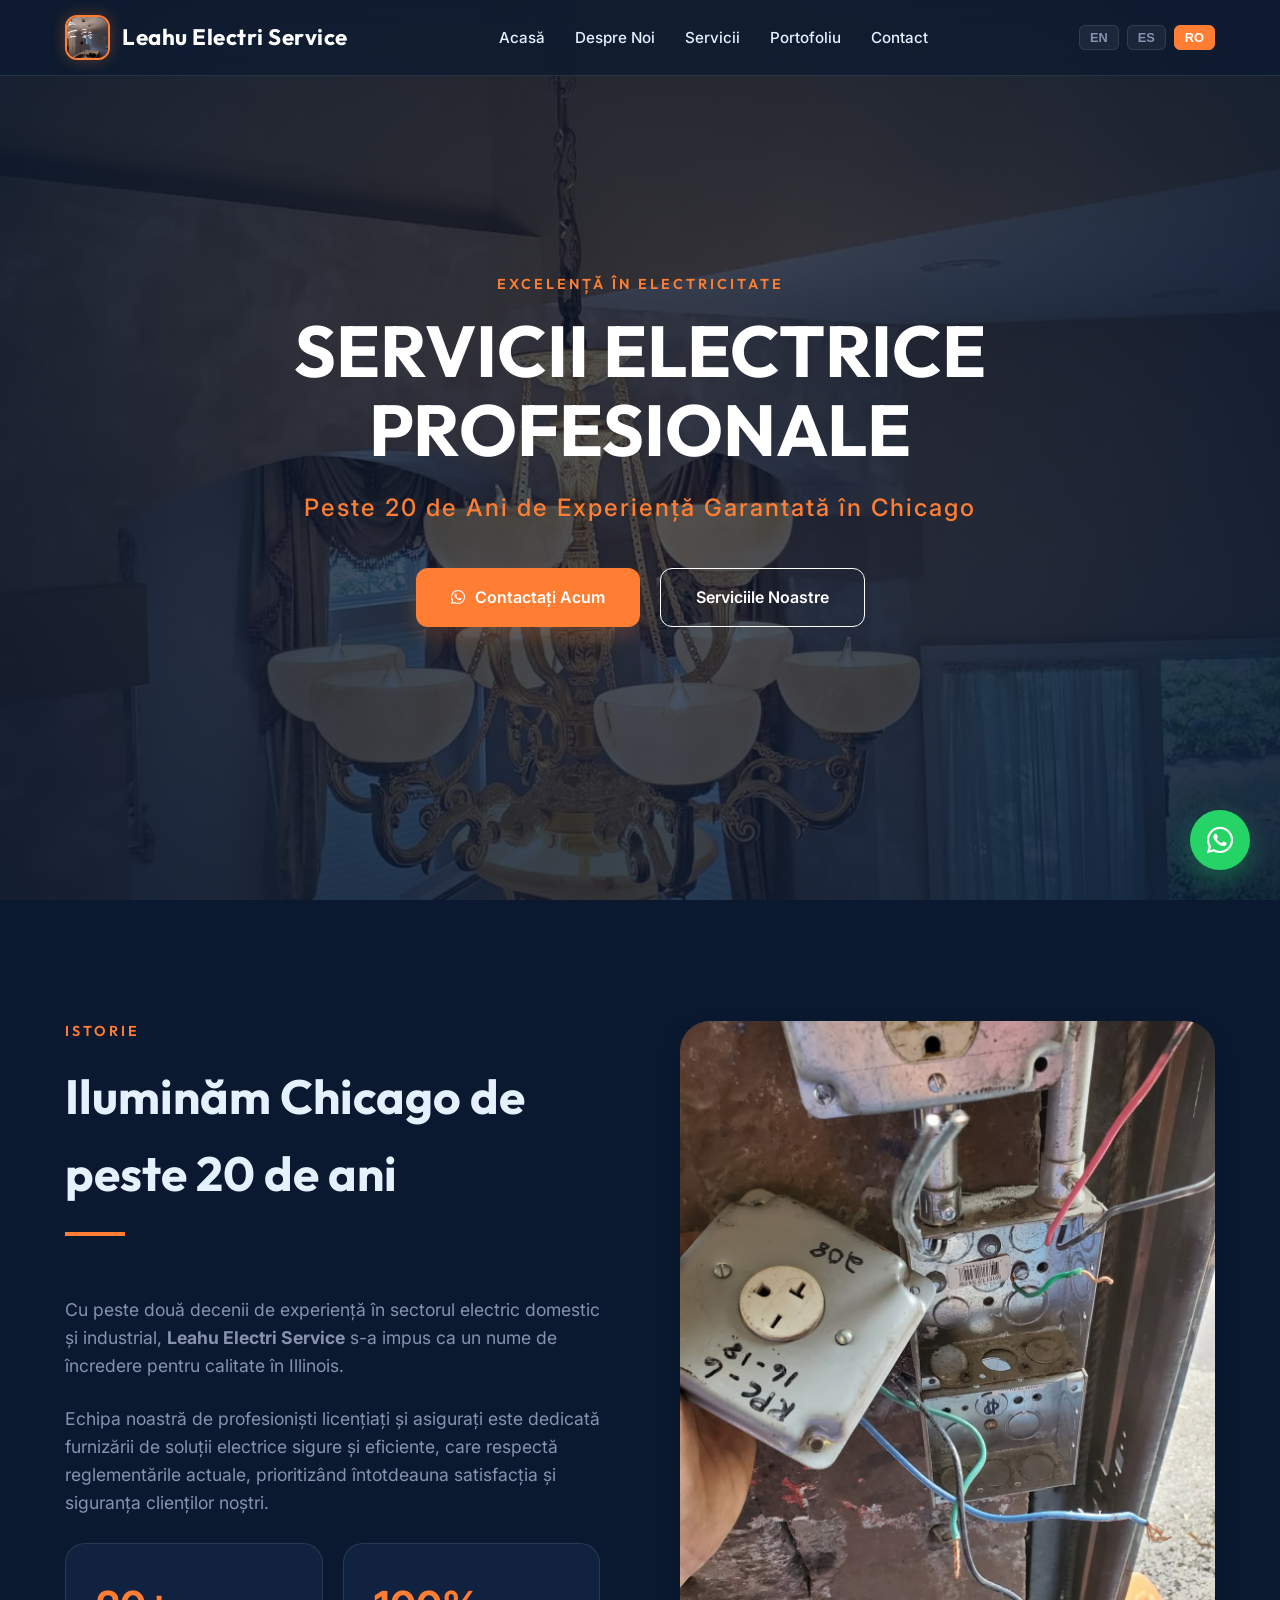
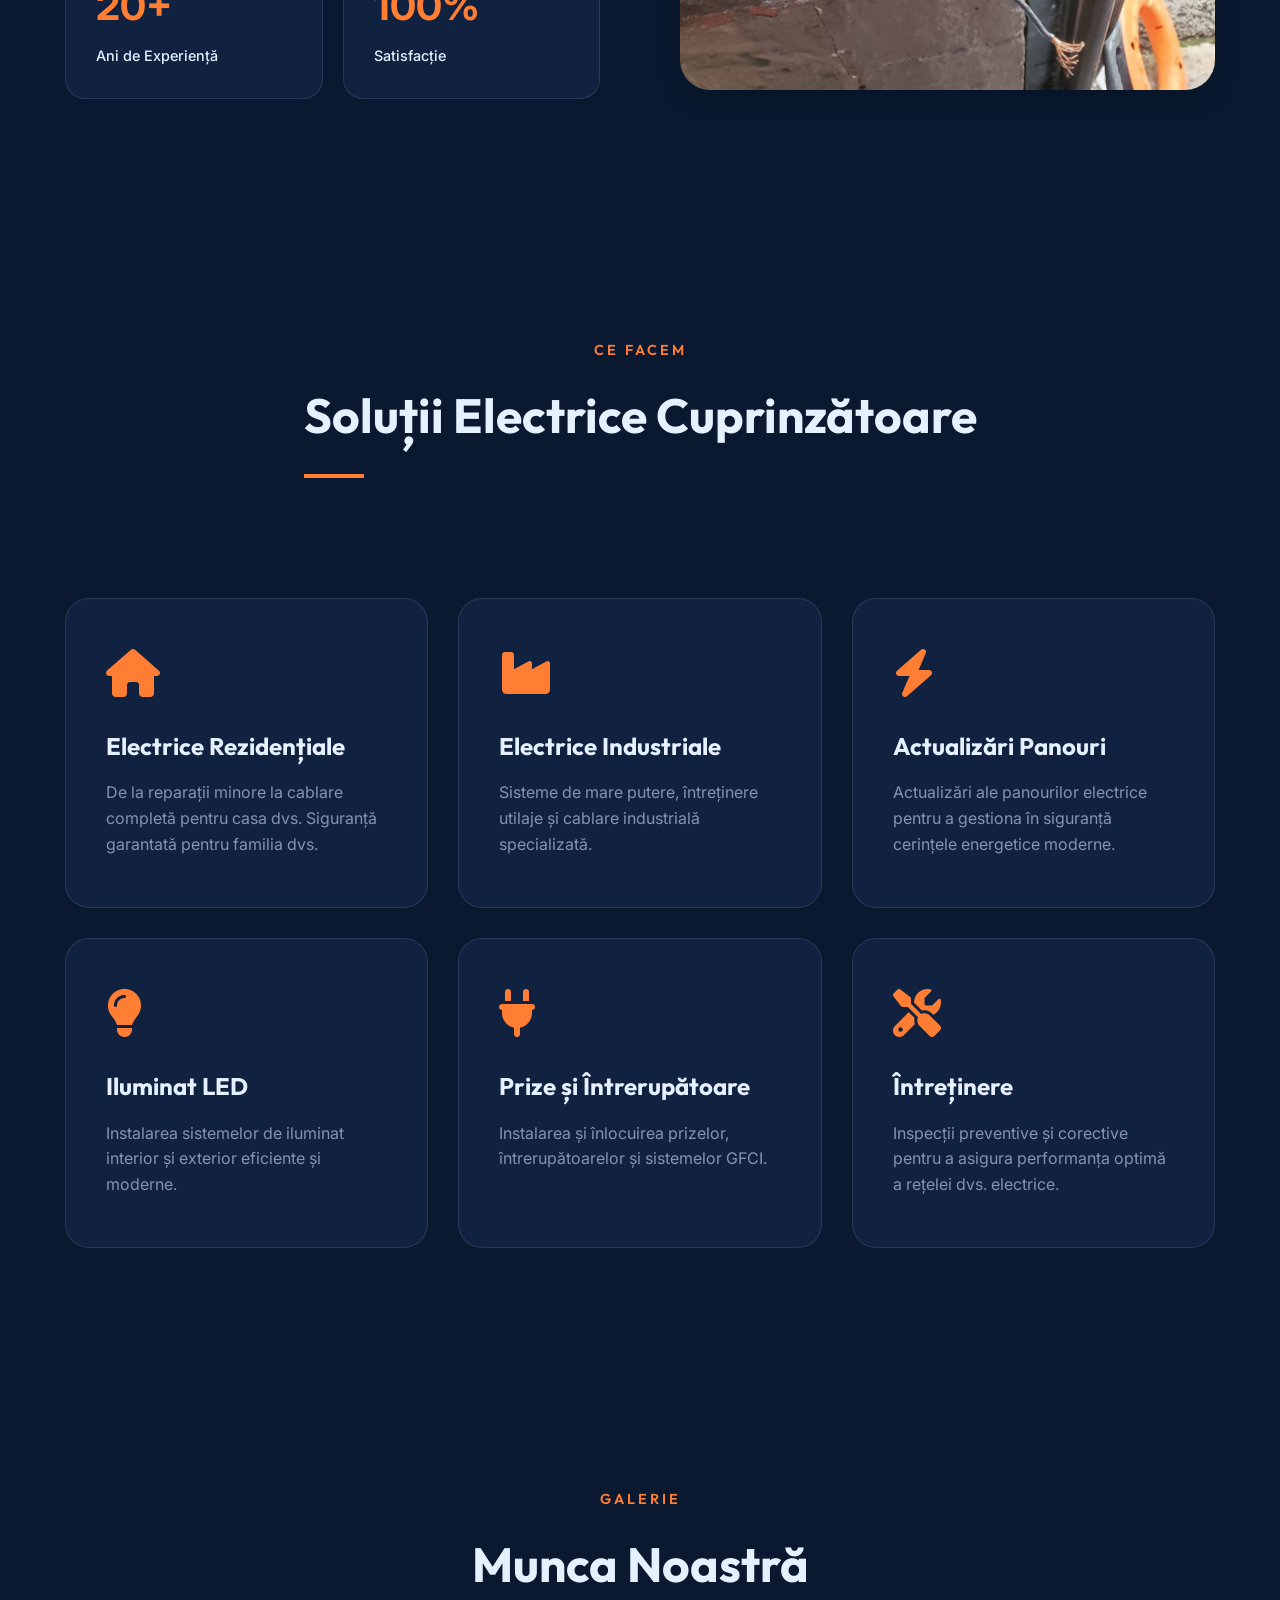
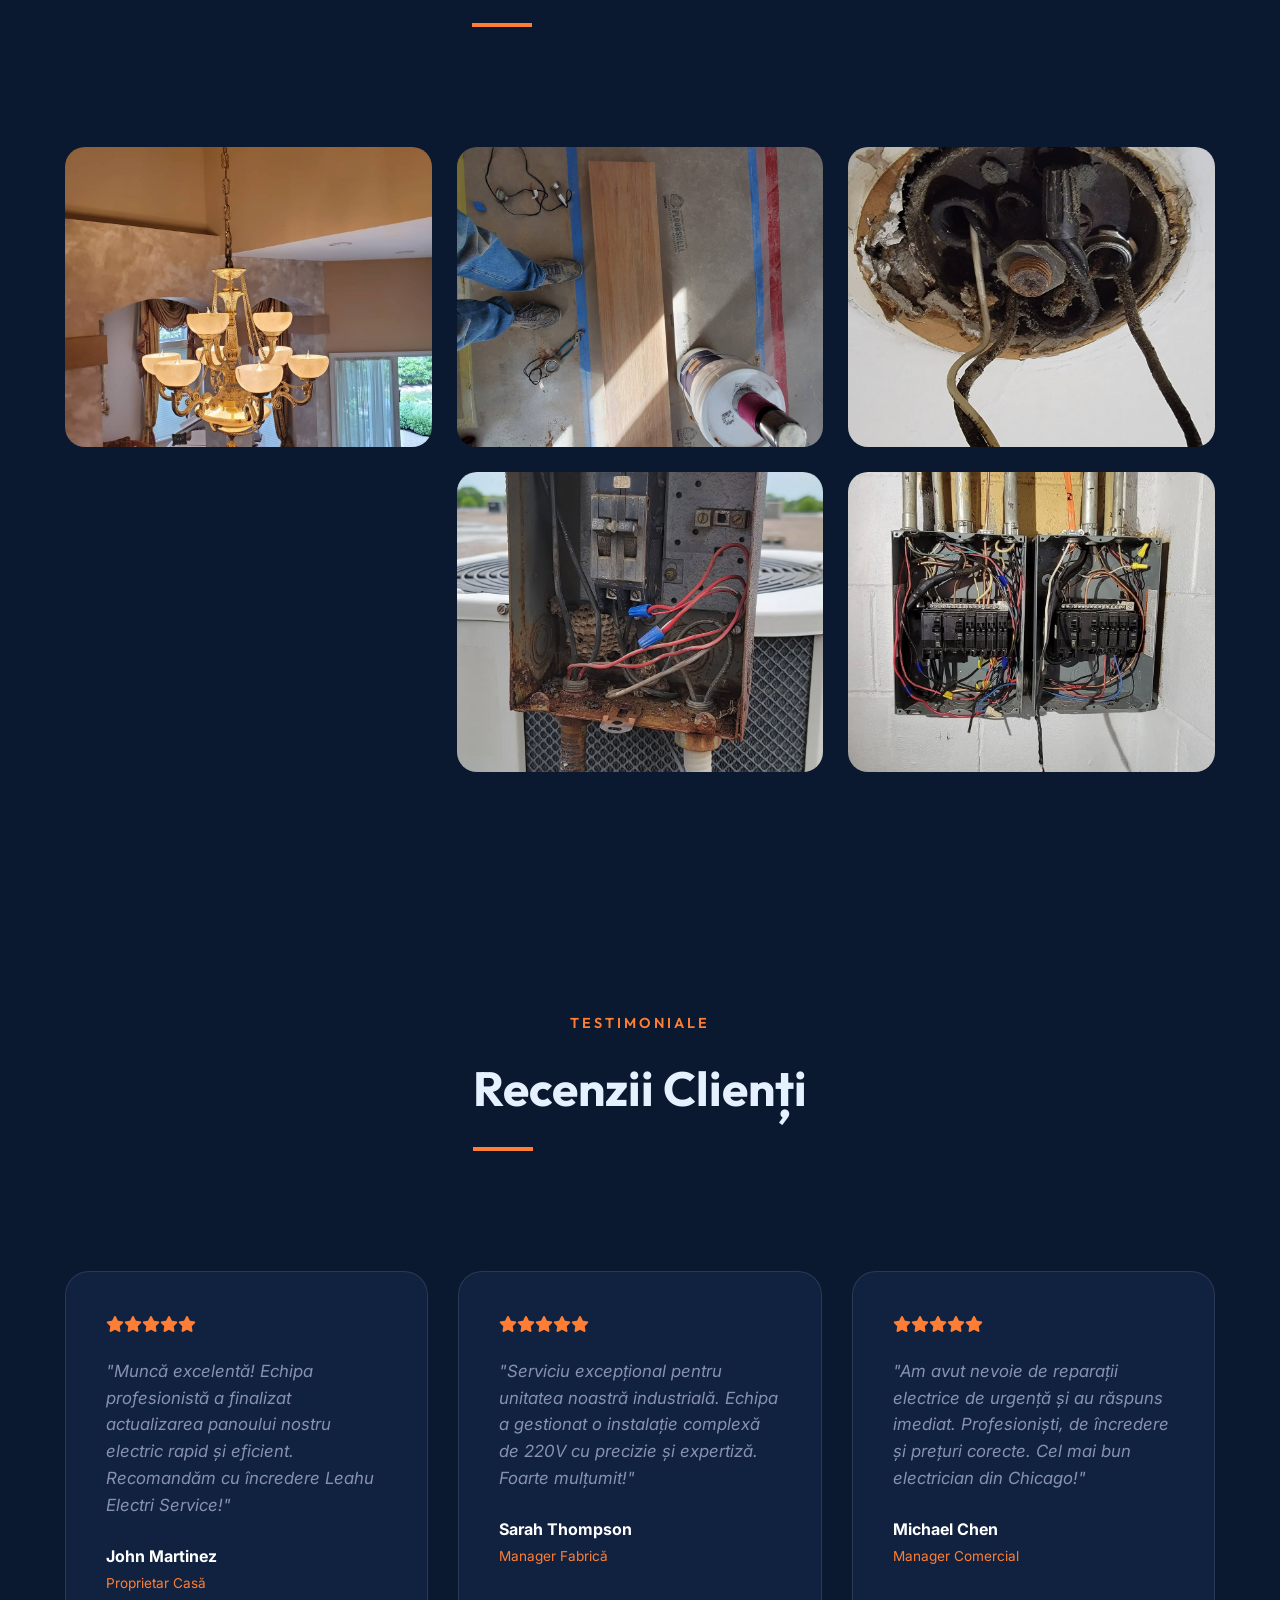
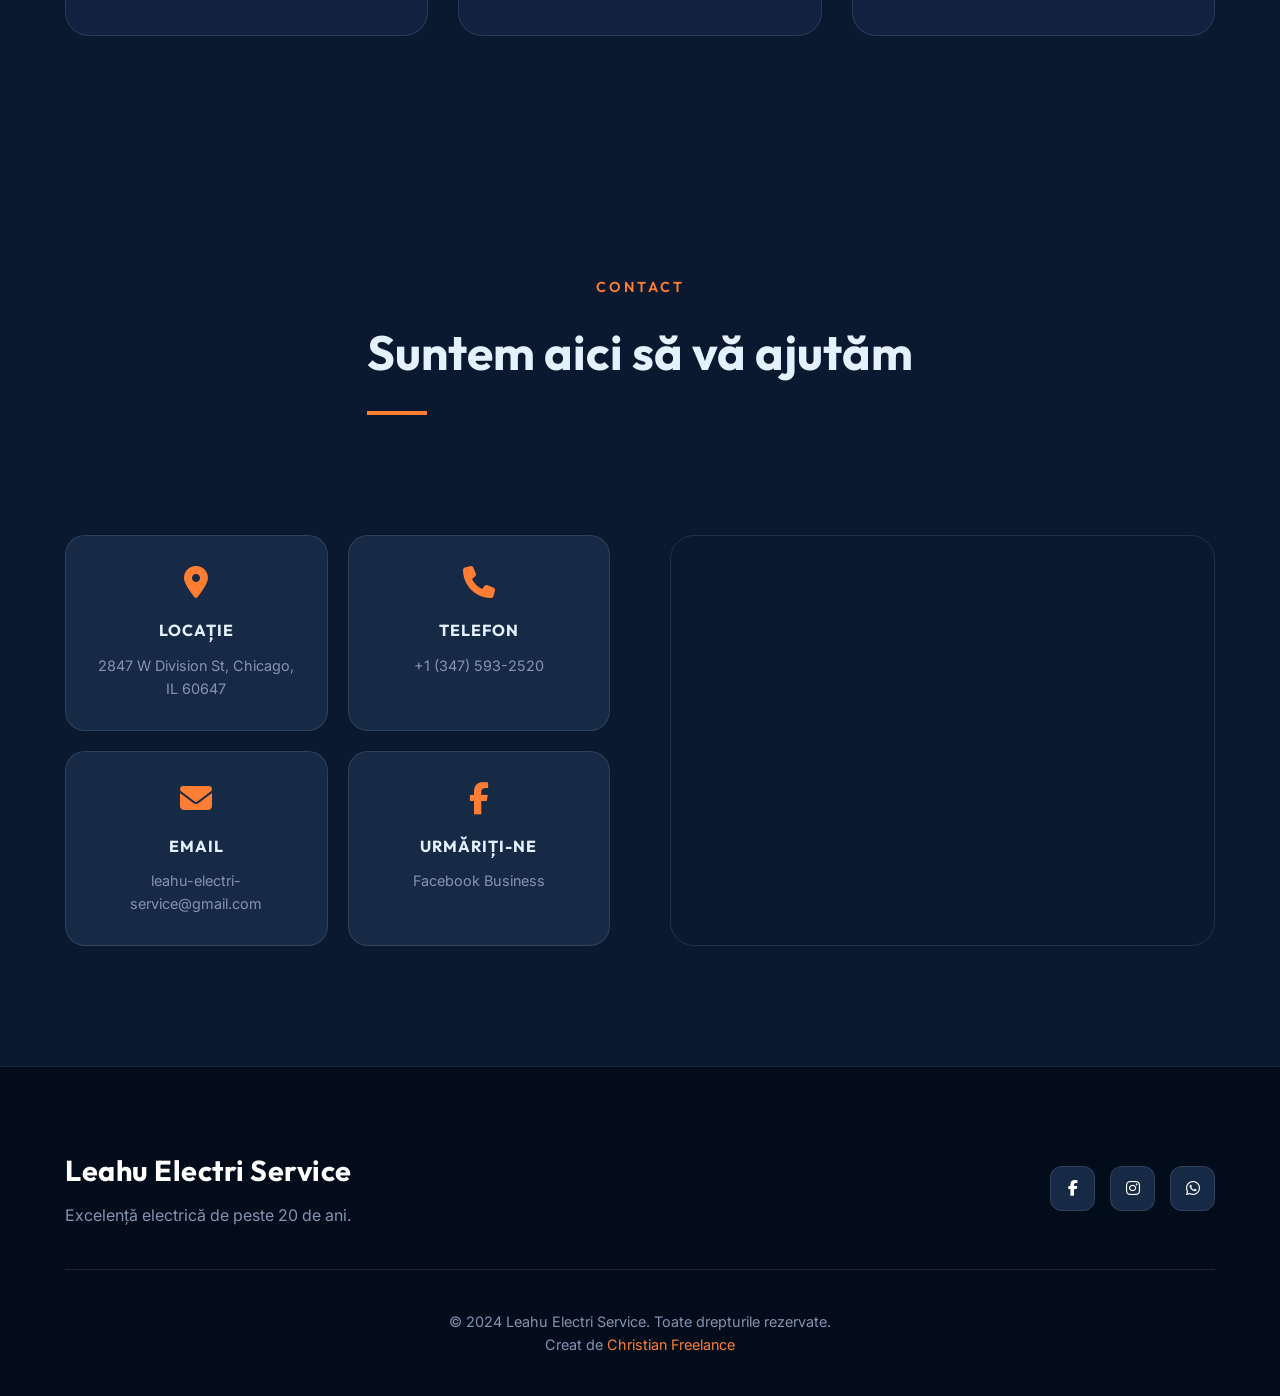
<file: index-ro.html>
<!DOCTYPE html>
<html lang="ro">
<head>
    <meta charset="UTF-8">
    <meta name="viewport" content="width=device-width, initial-scale=1.0">
    <meta name="description" content="Leahu Electri Service - Servicii electrice profesionale în Chicago. Peste 20 de ani de experiență în lucrări electrice rezidențiale și industriale. Licențiat și asigurat.">
    <meta name="keywords" content="servicii electrice, electrician Chicago, reparații electrice, instalații electrice, electrice rezidențiale, electrice industriale">
    <meta name="author" content="Leahu Electri Service">
    
    <!-- Meta tag-uri multi-limbă -->
    <link rel="alternate" hreflang="en" href="index.html" />
    <link rel="alternate" hreflang="es" href="index-es.html" />
    <link rel="alternate" hreflang="ro" href="index-ro.html" />
    <link rel="alternate" hreflang="x-default" href="index.html" />

    <meta property="og:title" content="Leahu Electri Service - Chicago Servicii Electrice">
    <meta property="og:description" content="Servicii electrice profesionale cu peste 20 de ani de experiență în Chicago și Illinois.">
    <meta property="og:type" content="business.business">
    <meta property="og:image" content="images/electrician-chicago-service-1.jpg">
    
    <title>Leahu Electri Service - Servicii Electrice Profesionale Chicago</title>
    
    <link rel="stylesheet" href="style.css">
    <link rel="stylesheet" href="https://cdnjs.cloudflare.com/ajax/libs/font-awesome/6.4.0/css/all.min.css">
</head>
<body>
    <!-- Bară de Navigare -->
    <nav class="navbar">
        <div class="container">
            <a href="#home" class="nav-logo">
                <img src="images/logo-leahu-electri.jpg" alt="Leahu Electri Service Logo" class="logo-img">
                <span class="company-name">Leahu Electri Service</span>
            </a>
            <ul class="nav-menu">
                <li><a href="#home" class="nav-link">Acasă</a></li>
                <li><a href="#about" class="nav-link">Despre Noi</a></li>
                <li><a href="#services" class="nav-link">Servicii</a></li>
                <li><a href="#portfolio" class="nav-link">Portofoliu</a></li>
                <li><a href="#contact" class="nav-link">Contact</a></li>
            </ul>
            <div class="language-switcher">
                <button class="lang-btn" data-lang="en">EN</button>
                <button class="lang-btn" data-lang="es">ES</button>
                <button class="lang-btn active" data-lang="ro">RO</button>
            </div>
        </div>
    </nav>

    <!-- Secțiune Hero -->
    <section id="home" class="hero">
        <div class="carousel">
            <div class="carousel-container">
                <img src="images/electrician-chicago-service-1.jpg" alt="Servicii Electrice în Chicago" class="carousel-image active">
                <img src="images/electrical-panel-upgrade-chicago.jpg" alt="Actualizări Panouri Electrice" class="carousel-image">
                <img src="images/professional-electrical-installations.jpg" alt="Instalații Electrice Profesionale" class="carousel-image">
                <img src="images/industrial-electrician-chicago.jpg" alt="Electrician Industrial Chicago" class="carousel-image">
            </div>
        </div>
        <div class="hero-overlay"></div>
        <div class="hero-content">
            <span class="section-tag" data-reveal>Excelență în Electricitate</span>
            <h1 class="hero-title" data-reveal>Servicii Electrice Profesionale</h1>
            <p class="hero-subtitle" data-reveal>Peste 20 de Ani de Experiență Garantată în Chicago</p>
            <div class="hero-buttons" data-reveal>
                <a href="https://wa.me/13475932520" class="btn-primary"><i class="fab fa-whatsapp"></i> Contactați Acum</a>
                <a href="#services" class="btn-secondary">Serviciile Noastre</a>
            </div>
        </div>
    </section>

    <!-- Secțiune Despre Noi -->
    <section id="about" class="about">
        <div class="container">
            <div class="about-grid">
                <div class="about-text" data-reveal>
                    <span class="section-tag">Istorie</span>
                    <h2 class="section-title">Iluminăm Chicago de peste 20 de ani</h2>
                    <p>Cu peste două decenii de experiență în sectorul electric domestic și industrial, <strong>Leahu Electri Service</strong> s-a impus ca un nume de încredere pentru calitate în Illinois.</p>
                    <p>Echipa noastră de profesioniști licențiați și asigurați este dedicată furnizării de soluții electrice sigure și eficiente, care respectă reglementările actuale, prioritizând întotdeauna satisfacția și siguranța clienților noștri.</p>
                    <div class="about-stats">
                        <div class="stat-card">
                            <span class="stat-number">20+</span>
                            <span class="stat-label">Ani de Experiență</span>
                        </div>
                        <div class="stat-card">
                            <span class="stat-number">100%</span>
                            <span class="stat-label">Satisfacție</span>
                        </div>
                    </div>
                </div>
                <div class="about-image" data-reveal>
                    <img src="images/licensed-electrician-near-me.jpg" alt="Electrician Licențiat în Chicago" style="width:100%; border-radius:30px; box-shadow: var(--shadow);">
                </div>
            </div>
        </div>
    </section>

    <!-- Secțiune Servicii -->
    <section id="services" class="services">
        <div class="container">
            <div style="text-align: center; margin-bottom: 60px;" data-reveal>
                <span class="section-tag">Ce facem</span>
                <h2 class="section-title" style="display:inline-block">Soluții Electrice Cuprinzătoare</h2>
            </div>
            <div class="services-grid">
                <div class="service-card" data-reveal>
                    <i class="fas fa-home service-icon"></i>
                    <h3>Electrice Rezidențiale</h3>
                    <p>De la reparații minore la cablare completă pentru casa dvs. Siguranță garantată pentru familia dvs.</p>
                </div>
                <div class="service-card" data-reveal>
                    <i class="fas fa-industry service-icon"></i>
                    <h3>Electrice Industriale</h3>
                    <p>Sisteme de mare putere, întreținere utilaje și cablare industrială specializată.</p>
                </div>
                <div class="service-card" data-reveal>
                    <i class="fas fa-bolt service-icon"></i>
                    <h3>Actualizări Panouri</h3>
                    <p>Actualizări ale panourilor electrice pentru a gestiona în siguranță cerințele energetice moderne.</p>
                </div>
                <div class="service-card" data-reveal>
                    <i class="fas fa-lightbulb service-icon"></i>
                    <h3>Iluminat LED</h3>
                    <p>Instalarea sistemelor de iluminat interior și exterior eficiente și moderne.</p>
                </div>
                <div class="service-card" data-reveal>
                    <i class="fas fa-plug service-icon"></i>
                    <h3>Prize și Întrerupătoare</h3>
                    <p>Instalarea și înlocuirea prizelor, întrerupătoarelor și sistemelor GFCI.</p>
                </div>
                <div class="service-card" data-reveal>
                    <i class="fas fa-tools service-icon"></i>
                    <h3>Întreținere</h3>
                    <p>Inspecții preventive și corective pentru a asigura performanța optimă a rețelei dvs. electrice.</p>
                </div>
            </div>
        </div>
    </section>

    <!-- Secțiune Portofoliu -->
    <section id="portfolio" class="portfolio">
        <div class="container">
            <div style="text-align: center; margin-bottom: 60px;" data-reveal>
                <span class="section-tag">Galerie</span>
                <h2 class="section-title" style="display:inline-block">Munca Noastră</h2>
            </div>
            <div class="portfolio-grid">
                <div class="portfolio-item" data-reveal onclick="openModal('modal-1')">
                    <img src="images/electrician-chicago-service-1.jpg" alt="Proiect Electric">
                    <div class="portfolio-overlay">
                        <h4>Instalație Rezidențială</h4>
                    </div>
                </div>
                <div class="portfolio-item" data-reveal onclick="openModal('modal-2')">
                    <img src="images/electrical-panel-upgrade-chicago.jpg" alt="Panou Electric">
                    <div class="portfolio-overlay">
                        <h4>Actualizare Panou 200A</h4>
                    </div>
                </div>
                <div class="portfolio-item" data-reveal onclick="openModal('modal-3')">
                    <img src="images/professional-electrical-installations.jpg" alt="Serviciu Electric">
                    <div class="portfolio-overlay">
                        <h4>Întreținere Industrială</h4>
                    </div>
                </div>
                <div class="portfolio-item" data-reveal onclick="openModal('modal-4')">
                    <video autoplay muted loop>
                        <source src="images/electrical-maintenance-work.mp4" type="video/mp4">
                    </video>
                    <div class="portfolio-overlay">
                        <h4>Muncă pe Teren</h4>
                    </div>
                </div>
                <div class="portfolio-item" data-reveal onclick="openModal('modal-5')">
                    <img src="images/residential-electrical-repairs.jpg" alt="Reparație Electrică">
                    <div class="portfolio-overlay">
                        <h4>Iluminat Încastrat</h4>
                    </div>
                </div>
                <div class="portfolio-item" data-reveal onclick="openModal('modal-6')">
                    <img src="images/commercial-electric-services.jpg" alt="Serviciu Comercial">
                    <div class="portfolio-overlay">
                        <h4>Sistem de Control</h4>
                    </div>
                </div>
            </div>
        </div>
    </section>

    <!-- Secțiune Recenzii -->
    <section id="reviews" class="reviews">
        <div class="container">
            <div style="text-align: center; margin-bottom: 60px;" data-reveal>
                <span class="section-tag">Testimoniale</span>
                <h2 class="section-title" style="display:inline-block">Recenzii Clienți</h2>
            </div>
            <div class="reviews-grid">
                <div class="review-card" data-reveal>
                    <div class="stars"><i class="fas fa-star"></i><i class="fas fa-star"></i><i class="fas fa-star"></i><i class="fas fa-star"></i><i class="fas fa-star"></i></div>
                    <p class="review-text">"Muncă excelentă! Echipa profesionistă a finalizat actualizarea panoului nostru electric rapid și eficient. Recomandăm cu încredere Leahu Electri Service!"</p>
                    <div class="review-author">
                        <div class="author-info">
                            <h5>John Martinez</h5>
                            <span>Proprietar Casă</span>
                        </div>
                    </div>
                </div>
                <div class="review-card" data-reveal>
                    <div class="stars"><i class="fas fa-star"></i><i class="fas fa-star"></i><i class="fas fa-star"></i><i class="fas fa-star"></i><i class="fas fa-star"></i></div>
                    <p class="review-text">"Serviciu excepțional pentru unitatea noastră industrială. Echipa a gestionat o instalație complexă de 220V cu precizie și expertiză. Foarte mulțumit!"</p>
                    <div class="review-author">
                        <div class="author-info">
                            <h5>Sarah Thompson</h5>
                            <span>Manager Fabrică</span>
                        </div>
                    </div>
                </div>
                <div class="review-card" data-reveal>
                    <div class="stars"><i class="fas fa-star"></i><i class="fas fa-star"></i><i class="fas fa-star"></i><i class="fas fa-star"></i><i class="fas fa-star"></i></div>
                    <p class="review-text">"Am avut nevoie de reparații electrice de urgență și au răspuns imediat. Profesioniști, de încredere și prețuri corecte. Cel mai bun electrician din Chicago!"</p>
                    <div class="review-author">
                        <div class="author-info">
                            <h5>Michael Chen</h5>
                            <span>Manager Comercial</span>
                        </div>
                    </div>
                </div>
            </div>
        </div>
    </section>

    <!-- Secțiune Contact -->
    <section id="contact" class="contact">
        <div class="container">
            <div style="text-align: center; margin-bottom: 60px;" data-reveal>
                <span class="section-tag">Contact</span>
                <h2 class="section-title" style="display:inline-block">Suntem aici să vă ajutăm</h2>
            </div>
            <div class="contact-grid">
                <div class="contact-info-cards" data-reveal>
                    <div class="contact-card">
                        <i class="fas fa-map-marker-alt"></i>
                        <h3>Locație</h3>
                        <p>2847 W Division St, Chicago, IL 60647</p>
                    </div>
                    <div class="contact-card">
                        <i class="fas fa-phone"></i>
                        <h3>Telefon</h3>
                        <p><a href="tel:+13475932520">+1 (347) 593-2520</a></p>
                    </div>
                    <div class="contact-card">
                        <i class="fas fa-envelope"></i>
                        <h3>Email</h3>
                        <p><a href="mailto:leahu-electri-service@gmail.com">leahu-electri-service@gmail.com</a></p>
                    </div>
                    <div class="contact-card">
                        <i class="fab fa-facebook-f"></i>
                        <h3>URMĂRIȚI-NE</h3>
                        <p><a href="https://www.facebook.com/profile.php?id=61577880975106" target="_blank">Facebook Business</a></p>
                    </div>
                </div>
                <div class="map-container" data-reveal>
                    <iframe src="https://www.google.com/maps/embed?pb=!1m18!1m12!1m3!1d2970.5748389873627!2d-87.68046922345047!3d41.902647471316774!2m3!1f0!2f0!3f0!3m2!1i1024!2i768!4f13.1!3m3!1m2!1s0x880fce68b29b3dbf%3A0x9f3f3f3f3f3f3f3f!2s2847%20W%20Division%20St%2C%20Chicago%2C%20IL%2060647!5e0!3m2!1sro!2sus!4v1234567890" width="100%" height="100%" style="border:0;" allowfullscreen="" loading="lazy"></iframe>
                </div>
            </div>
        </div>
    </section>

    <!-- Subsol -->
    <footer class="footer">
        <div class="container">
            <div class="footer-content">
                <div class="footer-logo">
                    <span class="company-name">Leahu Electri Service</span>
                    <p style="color:var(--text-dim); margin-top:10px;">Excelență electrică de peste 20 de ani.</p>
                </div>
                <div class="social-links">
                    <a href="https://www.facebook.com/profile.php?id=61577880975106" class="social-btn" target="_blank"><i class="fab fa-facebook-f"></i></a>
                    <a href="https://www.instagram.com/leahu_electric/" class="social-btn" target="_blank"><i class="fab fa-instagram"></i></a>
                    <a href="https://wa.me/13475932520" class="social-btn" target="_blank"><i class="fab fa-whatsapp"></i></a>
                </div>
            </div>
            <div class="footer-bottom">
                <p>&copy; 2024 Leahu Electri Service. Toate drepturile rezervate.</p>
                <p>Creat de <a href="https://christian-freelance.us/" target="_blank">Christian Freelance</a></p>
            </div>
        </div>
    </footer>

    <!-- Butoane Flotante -->
    <a href="https://wa.me/13475932520" class="whatsapp-float" target="_blank">
        <i class="fab fa-whatsapp"></i>
    </a>
    <button id="backToTop" class="back-to-top">
        <i class="fas fa-chevron-up"></i>
    </button>

    <!-- Modale -->
    <div id="modal-1" class="modal">
        <div class="modal-content">
            <span class="close-modal" onclick="closeModal('modal-1')">&times;</span>
            <img src="images/electrician-chicago-service-1.jpg" alt="Proiect">
        </div>
    </div>
    <div id="modal-2" class="modal">
        <div class="modal-content">
            <span class="close-modal" onclick="closeModal('modal-2')">&times;</span>
            <img src="images/electrical-panel-upgrade-chicago.jpg" alt="Proiect">
        </div>
    </div>
    <div id="modal-3" class="modal">
        <div class="modal-content">
            <span class="close-modal" onclick="closeModal('modal-3')">&times;</span>
            <img src="images/professional-electrical-installations.jpg" alt="Proiect">
        </div>
    </div>
    <div id="modal-4" class="modal">
        <div class="modal-content">
            <span class="close-modal" onclick="closeModal('modal-4')">&times;</span>
            <video controls>
                <source src="images/electrical-maintenance-work.mp4" type="video/mp4">
            </video>
        </div>
    </div>
    <div id="modal-5" class="modal">
        <div class="modal-content">
            <span class="close-modal" onclick="closeModal('modal-5')">&times;</span>
            <img src="images/residential-electrical-repairs.jpg" alt="Proiect">
        </div>
    </div>
    <div id="modal-6" class="modal">
        <div class="modal-content">
            <span class="close-modal" onclick="closeModal('modal-6')">&times;</span>
            <img src="images/commercial-electric-services.jpg" alt="Proiect">
        </div>
    </div>

    <!-- Script-uri -->
    <script src="https://code.jquery.com/jquery-3.7.1.min.js"></script>
    <script src="script.js"></script>
</body>
</html>
</file>
<file: style.css>
/* ============================================
   LEAHU ELECTRI SERVICE - PREMIUM STYLING
   Aesthetic: Modern, Professional, High-Tech
   ============================================ */

@import url('https://fonts.googleapis.com/css2?family=Outfit:wght@300;400;500;600;700&family=Inter:wght@300;400;500;600&display=swap');

:root {
    --primary: #FF7E33; /* Electric Orange */
    --primary-hover: #E66A1F;
    --secondary: #0A192F; /* Deep Navy */
    --accent: #172A45; /* Lighter Navy */
    --text-main: #E6F1FF;
    --text-dim: #8892B0;
    --white: #FFFFFF;
    --glass: rgba(10, 25, 47, 0.7);
    --glass-border: rgba(255, 255, 255, 0.1);
    --card-bg: #112240;
    --transition: all 0.4s cubic-bezier(0.165, 0.84, 0.44, 1);
    --shadow: 0 10px 30px -15px rgba(2, 12, 27, 0.7);
}

* {
    margin: 0;
    padding: 0;
    box-sizing: border-box;
}

html {
    scroll-behavior: smooth;
    overflow-x: hidden;
}

body {
    font-family: 'Inter', sans-serif;
    background-color: var(--secondary);
    color: var(--text-main);
    line-height: 1.6;
    overflow-x: hidden;
}

h1, h2, h3, h4, .company-name {
    font-family: 'Outfit', sans-serif;
    font-weight: 700;
}

.container {
    max-width: 1200px;
    margin: 0 auto;
    padding: 0 25px;
}

/* ============================================
   NAVBAR STYLING (Glassmorphism)
   ============================================ */

.navbar {
    position: fixed;
    top: 0;
    left: 0;
    width: 100%;
    z-index: 1000;
    background: var(--glass);
    backdrop-filter: blur(10px);
    -webkit-backdrop-filter: blur(10px);
    border-bottom: 1px solid var(--glass-border);
    padding: 15px 0;
    transition: var(--transition);
}

.navbar.scrolled {
    padding: 10px 0;
    box-shadow: var(--shadow);
}

.navbar .container {
    display: flex;
    justify-content: space-between;
    align-items: center;
}

.nav-logo {
    display: flex;
    align-items: center;
    gap: 12px;
    text-decoration: none;
}

.logo-img {
    width: 45px;
    height: 45px;
    border-radius: 12px;
    object-fit: cover;
    border: 2px solid var(--primary);
    box-shadow: 0 0 15px rgba(255, 126, 51, 0.3);
}

.company-name {
    font-size: 1.4rem;
    color: var(--white);
    letter-spacing: 0.5px;
}

.nav-menu {
    display: flex;
    list-style: none;
    gap: 30px;
}

.nav-link {
    color: var(--text-main);
    text-decoration: none;
    font-size: 0.95rem;
    font-weight: 500;
    position: relative;
    padding: 5px 0;
    transition: var(--transition);
}

.nav-link::after {
    content: '';
    position: absolute;
    bottom: 0;
    left: 0;
    width: 0;
    height: 2px;
    background-color: var(--primary);
    transition: var(--transition);
}

.nav-link:hover {
    color: var(--primary);
}

.nav-link:hover::after {
    width: 100%;
}

.language-switcher {
    display: flex;
    gap: 8px;
}

.lang-btn {
    background: rgba(255, 255, 255, 0.05);
    border: 1px solid var(--glass-border);
    color: var(--text-dim);
    padding: 4px 10px;
    border-radius: 6px;
    cursor: pointer;
    font-size: 0.8rem;
    font-weight: 600;
    transition: var(--transition);
}

.lang-btn:hover, .lang-btn.active {
    background: var(--primary);
    color: var(--white);
    border-color: var(--primary);
}

/* ============================================
   HERO SECTION & CAROUSEL
   ============================================ */

.hero {
    position: relative;
    height: 100vh;
    min-height: 700px;
    display: flex;
    align-items: center;
    justify-content: center;
    overflow: hidden;
}

.carousel {
    position: absolute;
    top: 0;
    left: 0;
    width: 100%;
    height: 100%;
    z-index: 1;
}

.carousel-container {
    position: relative;
    width: 100%;
    height: 100%;
}

.carousel-image {
    position: absolute;
    top: 0;
    left: 0;
    width: 100%;
    height: 100%;
    object-fit: cover;
    opacity: 0;
    transform: scale(1.1);
    transition: opacity 1.5s ease, transform 3s ease;
}

.carousel-image.active {
    opacity: 0.4;
    transform: scale(1);
}

.hero-overlay {
    position: absolute;
    top: 0;
    left: 0;
    width: 100%;
    height: 100%;
    background: radial-gradient(circle at center, rgba(10, 25, 47, 0.2) 0%, rgba(10, 25, 47, 0.8) 100%);
    z-index: 2;
}

.hero-content {
    position: relative;
    z-index: 10;
    text-align: center;
    max-width: 900px;
    padding: 0 20px;
}

.hero-title {
    font-size: clamp(2.5rem, 8vw, 4.5rem);
    line-height: 1.1;
    margin-bottom: 20px;
    color: var(--white);
    text-transform: uppercase;
}

.hero-subtitle {
    font-size: clamp(1.1rem, 3vw, 1.5rem);
    color: var(--primary);
    margin-bottom: 40px;
    font-weight: 500;
    letter-spacing: 2px;
}

.hero-buttons {
    display: flex;
    gap: 20px;
    justify-content: center;
    flex-wrap: wrap;
}

.btn-primary {
    display: inline-flex;
    align-items: center;
    gap: 10px;
    background: var(--primary);
    color: var(--white);
    padding: 16px 35px;
    border-radius: 12px;
    text-decoration: none;
    font-weight: 600;
    font-size: 1rem;
    transition: var(--transition);
    border: none;
    box-shadow: 0 10px 20px rgba(255, 126, 51, 0.2);
}

.btn-primary:hover {
    background: var(--primary-hover);
    transform: translateY(-5px);
    box-shadow: 0 15px 25px rgba(255, 126, 51, 0.3);
}

.btn-secondary {
    display: inline-flex;
    align-items: center;
    gap: 10px;
    background: transparent;
    color: var(--white);
    padding: 16px 35px;
    border-radius: 12px;
    text-decoration: none;
    font-weight: 600;
    font-size: 1rem;
    transition: var(--transition);
    border: 1px solid var(--white);
}

.btn-secondary:hover {
    background: rgba(255, 255, 255, 0.1);
    transform: translateY(-5px);
}

/* ============================================
   SECTIONS GENERAL
   ============================================ */

section {
    padding: 120px 0;
}

.section-tag {
    color: var(--primary);
    font-family: 'Outfit', sans-serif;
    font-weight: 600;
    font-size: 0.9rem;
    text-transform: uppercase;
    letter-spacing: 3px;
    display: block;
    margin-bottom: 15px;
}

.section-title {
    font-size: clamp(2rem, 5vw, 3rem);
    margin-bottom: 60px;
    position: relative;
}

.section-title::after {
    content: '';
    display: block;
    width: 60px;
    height: 4px;
    background: var(--primary);
    margin-top: 20px;
}

/* ============================================
   ABOUT SECTION
   ============================================ */

.about-grid {
    display: grid;
    grid-template-columns: 1fr 1fr;
    gap: 80px;
    align-items: center;
}

.about-text p {
    color: var(--text-dim);
    margin-bottom: 25px;
    font-size: 1.1rem;
}

.about-stats {
    display: grid;
    grid-template-columns: 1fr 1fr;
    gap: 20px;
}

.stat-card {
    background: var(--card-bg);
    padding: 30px;
    border-radius: 20px;
    border: 1px solid var(--glass-border);
    transition: var(--transition);
}

.stat-card:hover {
    transform: translateY(-10px);
    border-color: var(--primary);
}

.stat-number {
    display: block;
    font-size: 2.5rem;
    color: var(--primary);
    font-weight: 700;
    margin-bottom: 5px;
}

.stat-label {
    color: var(--text-main);
    font-weight: 500;
    font-size: 0.9rem;
}

/* ============================================
   SERVICES SECTION
   ============================================ */

.services-grid {
    display: grid;
    grid-template-columns: repeat(auto-fit, minmax(300px, 1fr));
    gap: 30px;
}

.service-card {
    background: var(--card-bg);
    padding: 50px 40px;
    border-radius: 24px;
    border: 1px solid var(--glass-border);
    transition: var(--transition);
    position: relative;
    overflow: hidden;
}

.service-card::before {
    content: '';
    position: absolute;
    top: 0;
    left: 0;
    width: 100%;
    height: 0;
    background: linear-gradient(180deg, var(--primary) 0%, transparent 100%);
    opacity: 0.05;
    transition: var(--transition);
}

.service-card:hover {
    transform: translateY(-15px);
    border-color: var(--primary);
    box-shadow: var(--shadow);
}

.service-card:hover::before {
    height: 100%;
}

.service-icon {
    font-size: 3rem;
    color: var(--primary);
    margin-bottom: 30px;
    display: inline-block;
}

.service-card h3 {
    font-size: 1.5rem;
    margin-bottom: 15px;
}

.service-card p {
    color: var(--text-dim);
    font-size: 1rem;
}

/* ============================================
   PORTFOLIO SECTION
   ============================================ */

.portfolio-grid {
    display: grid;
    grid-template-columns: repeat(auto-fit, minmax(350px, 1fr));
    gap: 25px;
}

.portfolio-item {
    position: relative;
    border-radius: 20px;
    overflow: hidden;
    height: 300px;
    cursor: pointer;
}

.portfolio-item img, .portfolio-item video {
    width: 100%;
    height: 100%;
    object-fit: cover;
    transition: transform 0.6s cubic-bezier(0.165, 0.84, 0.44, 1);
}

.portfolio-overlay {
    position: absolute;
    top: 0;
    left: 0;
    width: 100%;
    height: 100%;
    background: linear-gradient(0deg, var(--secondary) 0%, transparent 100%);
    display: flex;
    flex-direction: column;
    justify-content: flex-end;
    padding: 30px;
    opacity: 0;
    transition: var(--transition);
}

.portfolio-item:hover img, .portfolio-item:hover video {
    transform: scale(1.1);
}

.portfolio-item:hover .portfolio-overlay {
    opacity: 1;
}

.portfolio-item h4 {
    color: var(--white);
    font-size: 1.2rem;
}

/* ============================================
   REVIEWS SECTION
   ============================================ */

.reviews-grid {
    display: grid;
    grid-template-columns: repeat(auto-fit, minmax(320px, 1fr));
    gap: 30px;
}

.review-card {
    background: var(--card-bg);
    padding: 40px;
    border-radius: 24px;
    border: 1px solid var(--glass-border);
}

.stars {
    color: var(--primary);
    margin-bottom: 20px;
}

.review-text {
    font-style: italic;
    color: var(--text-dim);
    margin-bottom: 25px;
    font-size: 1.05rem;
}

.review-author {
    display: flex;
    align-items: center;
    gap: 15px;
}

.author-info h5 {
    color: var(--white);
    font-size: 1rem;
}

.author-info span {
    color: var(--primary);
    font-size: 0.85rem;
}

/* ============================================
   CONTACT SECTION
   ============================================ */

.contact-grid {
    display: grid;
    grid-template-columns: 1fr 1fr;
    gap: 60px;
}

.contact-info-cards {
    display: grid;
    grid-template-columns: 1fr 1fr;
    gap: 20px;
}

.contact-card {
    background: var(--accent);
    padding: 30px;
    border-radius: 20px;
    text-align: center;
    transition: var(--transition);
    border: 1px solid var(--glass-border);
}

.contact-card:hover {
    background: var(--card-bg);
    border-color: var(--primary);
}

.contact-card i {
    font-size: 2rem;
    color: var(--primary);
    margin-bottom: 20px;
}

.contact-card h3 {
    font-size: 1rem;
    margin-bottom: 10px;
    text-transform: uppercase;
    letter-spacing: 1px;
}

.contact-card p, .contact-card a {
    color: var(--text-dim);
    text-decoration: none;
    font-size: 0.9rem;
}

.map-container {
    border-radius: 24px;
    overflow: hidden;
    border: 1px solid var(--glass-border);
    height: 100%;
    min-height: 400px;
}

/* ============================================
   FOOTER
   ============================================ */

.footer {
    padding: 80px 0 40px;
    background: #020c1b;
    border-top: 1px solid var(--glass-border);
}

.footer-content {
    display: flex;
    justify-content: space-between;
    align-items: center;
    margin-bottom: 40px;
    flex-wrap: wrap;
    gap: 30px;
}

.footer-logo .company-name {
    font-size: 1.8rem;
}

.social-links {
    display: flex;
    gap: 15px;
}

.social-btn {
    width: 45px;
    height: 45px;
    background: var(--accent);
    color: var(--white);
    display: flex;
    align-items: center;
    justify-content: center;
    border-radius: 12px;
    text-decoration: none;
    transition: var(--transition);
    border: 1px solid var(--glass-border);
}

.social-btn:hover {
    background: var(--primary);
    transform: translateY(-5px);
    border-color: var(--primary);
}

.footer-bottom {
    text-align: center;
    padding-top: 40px;
    border-top: 1px solid var(--glass-border);
    color: var(--text-dim);
    font-size: 0.9rem;
}

.footer-bottom a {
    color: var(--primary);
    text-decoration: none;
}

/* ============================================
   FLOATING BUTTONS
   ============================================ */

.whatsapp-float {
    position: fixed;
    bottom: 30px;
    right: 30px;
    width: 60px;
    height: 60px;
    background: #25D366;
    color: white;
    border-radius: 50%;
    display: flex;
    align-items: center;
    justify-content: center;
    font-size: 30px;
    box-shadow: 0 10px 25px rgba(37, 211, 102, 0.3);
    z-index: 999;
    transition: var(--transition);
    text-decoration: none;
}

.whatsapp-float:hover {
    transform: scale(1.1) rotate(10deg);
}

.back-to-top {
    position: fixed;
    bottom: 110px;
    right: 30px;
    width: 50px;
    height: 50px;
    background: var(--accent);
    color: var(--white);
    border: 1px solid var(--glass-border);
    border-radius: 12px;
    display: flex;
    align-items: center;
    justify-content: center;
    cursor: pointer;
    opacity: 0;
    visibility: hidden;
    transition: var(--transition);
    z-index: 999;
}

.back-to-top.show {
    opacity: 1;
    visibility: visible;
}

.back-to-top:hover {
    background: var(--primary);
    border-color: var(--primary);
}

/* ============================================
   MODALS
   ============================================ */

.modal {
    position: fixed;
    top: 0;
    left: 0;
    width: 100%;
    height: 100%;
    background: rgba(2, 12, 27, 0.95);
    z-index: 2000;
    display: none;
    align-items: center;
    justify-content: center;
    padding: 40px;
}

.modal.open {
    display: flex;
}

.modal-content {
    position: relative;
    max-width: 1000px;
    width: 100%;
}

.modal-content img, .modal-content video {
    width: 100%;
    border-radius: 20px;
    box-shadow: 0 20px 50px rgba(0,0,0,0.5);
}

.close-modal {
    position: absolute;
    top: -50px;
    right: 0;
    color: var(--white);
    font-size: 2rem;
    cursor: pointer;
    transition: var(--transition);
}

.close-modal:hover {
    color: var(--primary);
}

/* ============================================
   ANIMATIONS
   ============================================ */

[data-reveal] {
    opacity: 0;
    transform: translateY(30px);
    transition: opacity 0.8s ease, transform 0.8s ease;
}

[data-reveal].revealed {
    opacity: 1;
    transform: translateY(0);
}

/* ============================================
   RESPONSIVE
   ============================================ */

@media (max-width: 992px) {
    .about-grid, .contact-grid {
        grid-template-columns: 1fr;
    }
    .hero-title {
        font-size: 3rem;
    }
}

@media (max-width: 768px) {
    .nav-menu {
        display: none;
    }
    .footer-content {
        flex-direction: column;
        text-align: center;
    }
}
</file>
